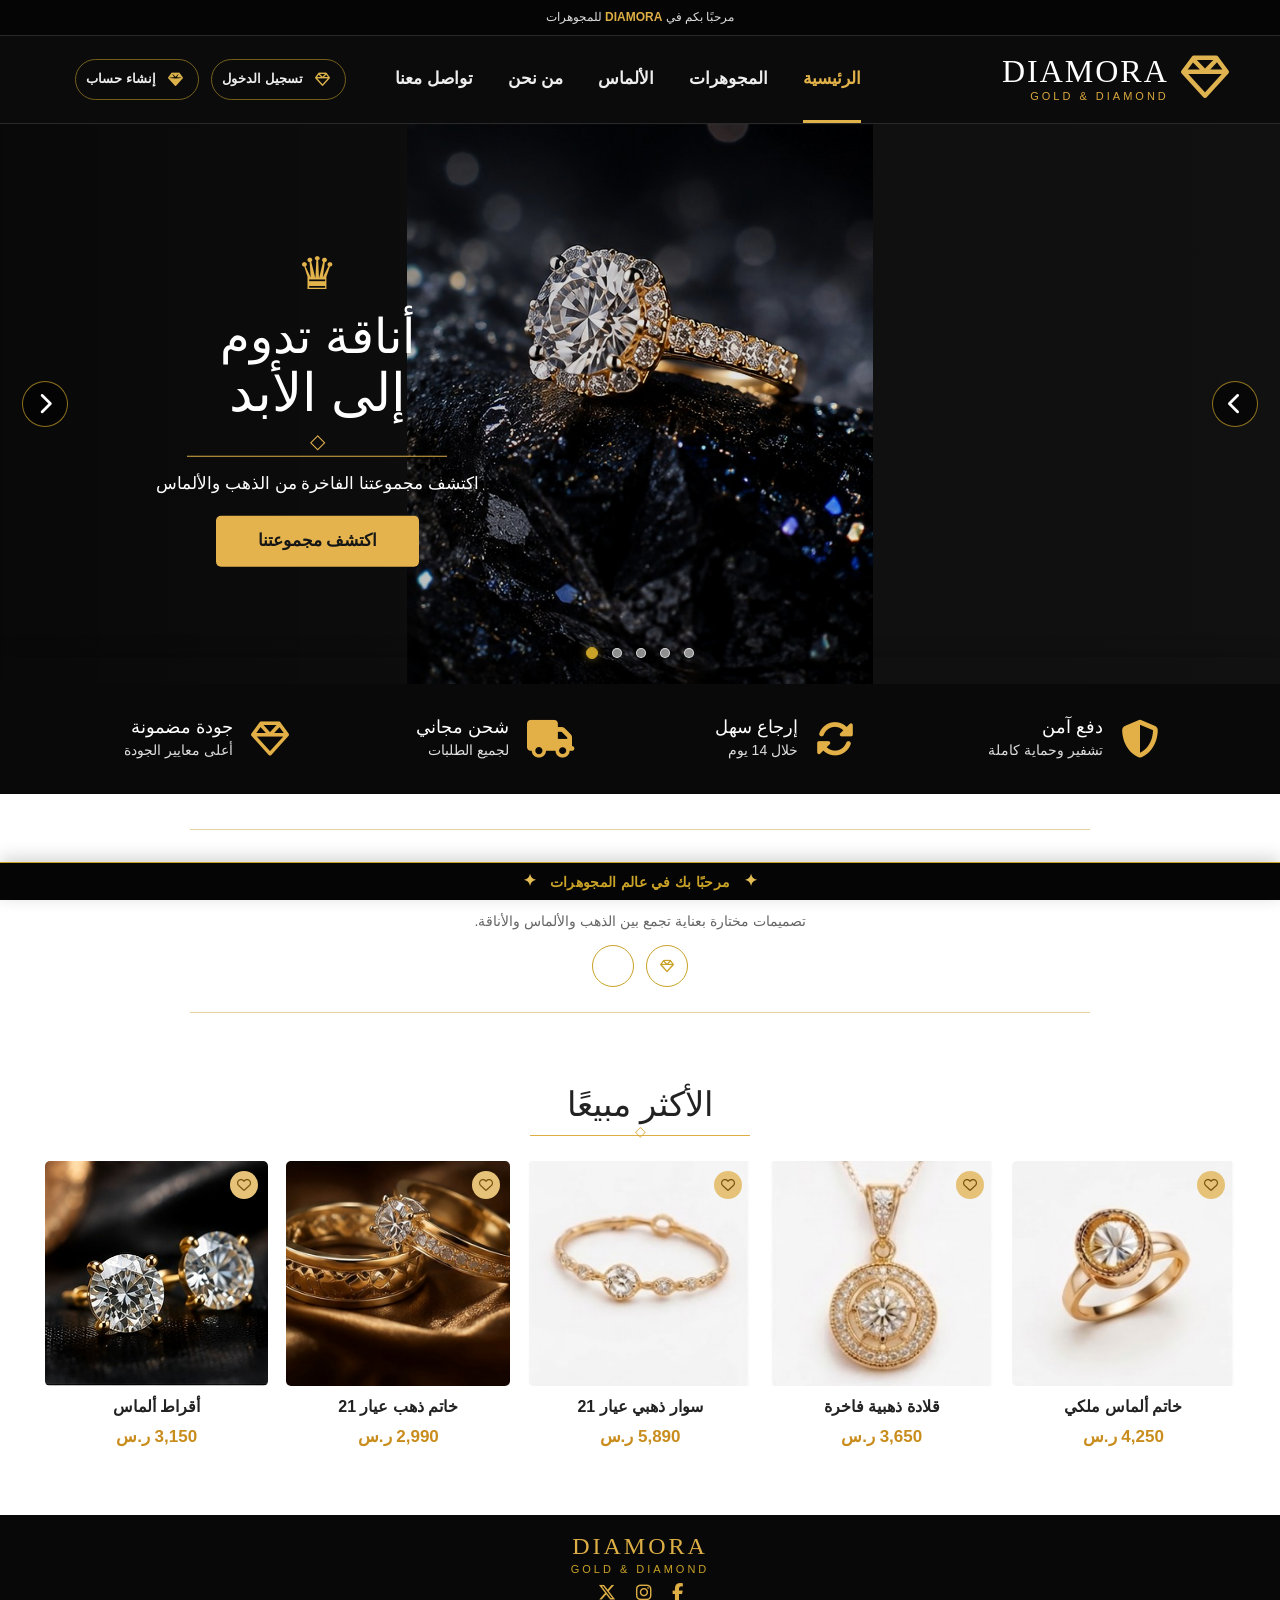
<file: index.html>
<!DOCTYPE html>
<html lang="ar" dir="rtl">
<head>
<meta charset="UTF-8">
<meta name="viewport" content="width=device-width, initial-scale=1.0">
<meta http-equiv="refresh" content="0; url=html/index.html">
<title>DIAMORA | Gold & Diamond</title>
</head>
<body>
<p>جاري فتح موقع DIAMORA...</p>
<script>window.location.replace("html/index.html");</script>
</body>
</html>
</file>
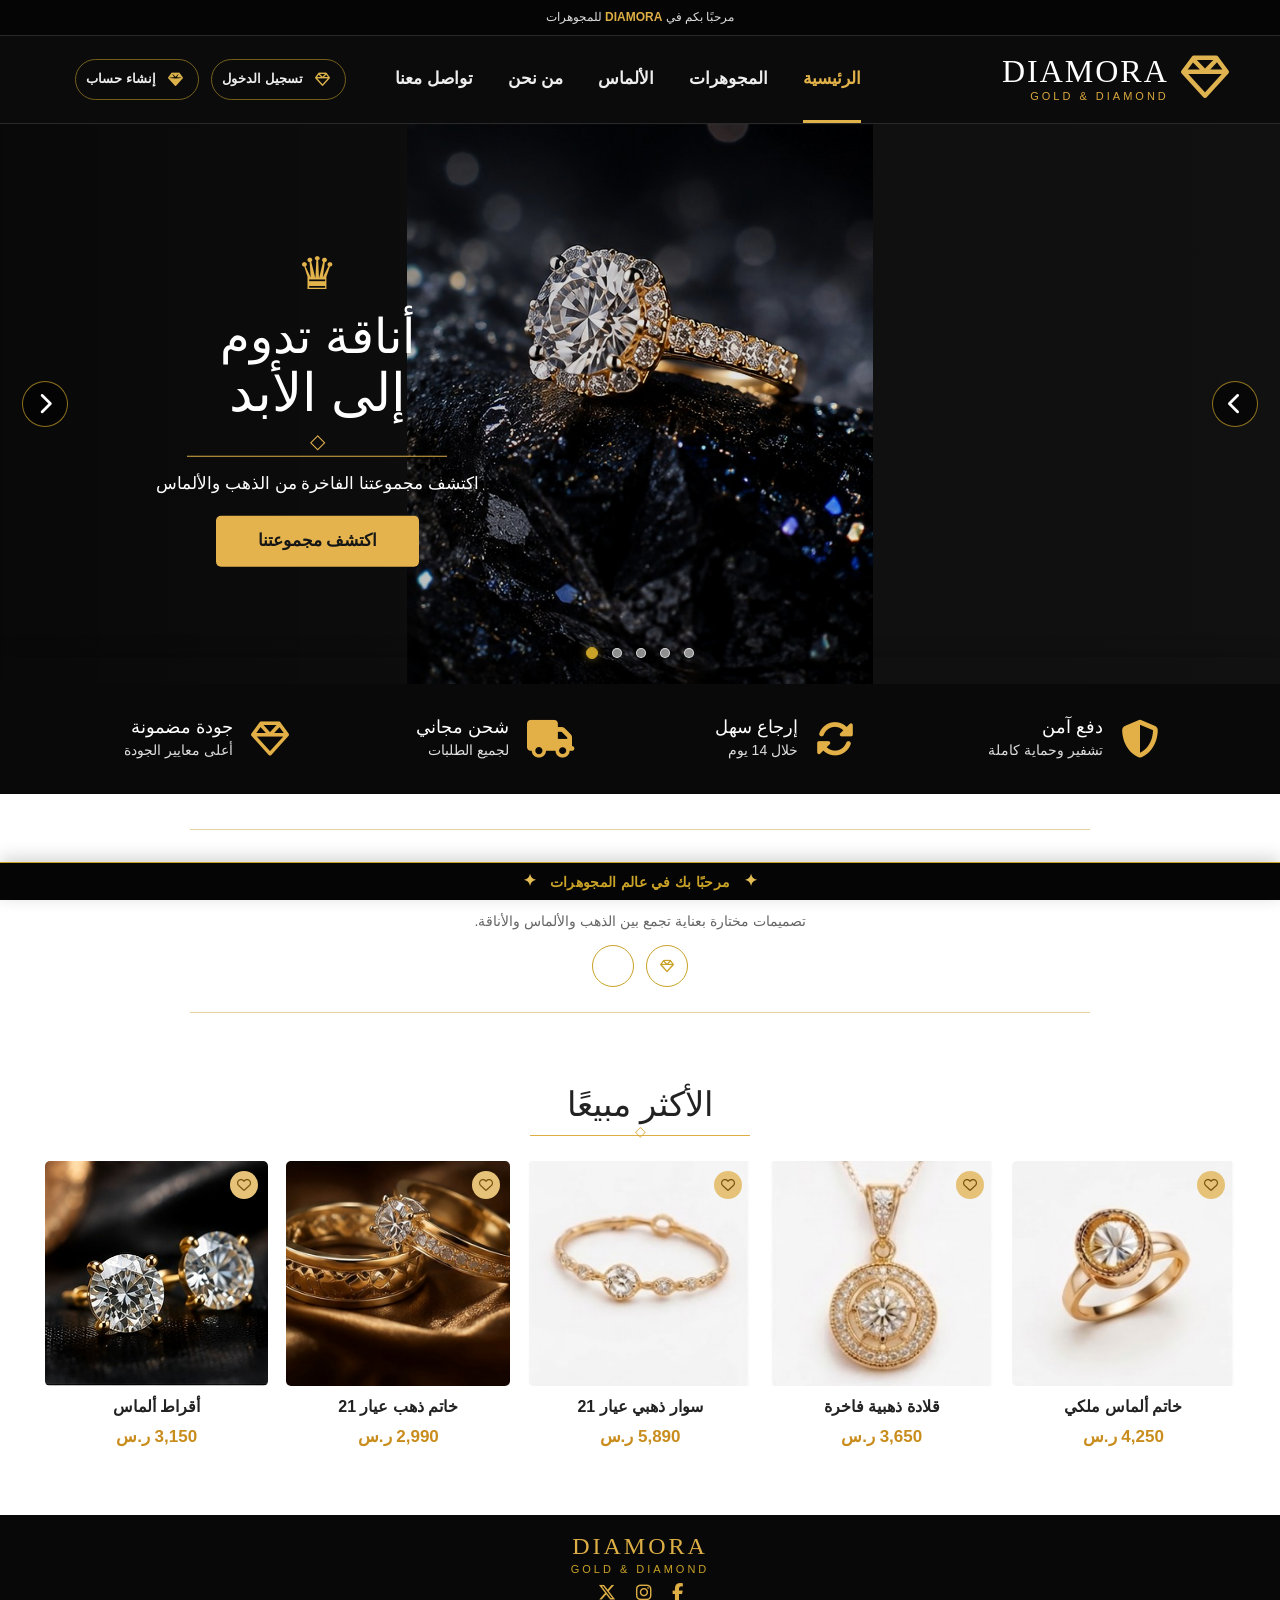
<file: html/index.html>
<!DOCTYPE html>
<html lang="ar" dir="rtl">

<head>
    <meta charset="UTF-8">
    <meta name="viewport" content="width=device-width, initial-scale=1.0">

    <title>DIAMORA | Gold & Diamond</title>

    <link rel="stylesheet"
        href="../css/all.min.css">

    <link rel="stylesheet" href="../css/bootstrap.rtl.min.css">
    <link rel="stylesheet" href="../css/style.css">
    <link rel="stylesheet" type="text/css" href="../engine1/style.css">

</head>

<body>

    <!-- Top Bar -->
    <div class="top-bar">
    <div>مرحبًا بكم في <span>DIAMORA</span> للمجوهرات</div>
</div>

<header class="header">
    <div class="logo">
        <div class="diamond"><i class="fa-regular fa-gem"></i></div>
        <div><h1>DIAMORA</h1><p>GOLD &amp; DIAMOND</p></div>
    </div>

    <nav class="nav">
            <a href="index.html" class="active">الرئيسية</a>
            <a href="jewelry.html">المجوهرات</a>
            <a href="diamonds.html">الألماس</a>
            <a href="about.html">من نحن</a>
            <a href="contact.html">تواصل معنا</a>
    </nav>

    <div class="header-actions">
        <a href="login.html" class="header-action-link">
            <span class="action-diamond"><i class="fa-regular fa-gem"></i></span>
            <span>تسجيل الدخول</span>
        </a>
        <a href="register.html" class="header-action-link">
            <span class="action-diamond"><i class="fa-solid fa-gem"></i></span>
            <span>إنشاء حساب</span>
        </a>
    </div>
</header>


    <!-- Hero / WOWSlider -->
    <section class="hero">
        <div id="wowslider-container1">
            <div class="ws_images">
                <ul>
                    <li><img src="../data1/images/diamond-ring.jpg" alt="خاتم ألماس DIAMORA" title="أناقة تدوم إلى الأبد" id="wows1_0"></li>
                    <li><img src="../data1/images/hero-necklace.jpg" alt="قلادة ذهبية DIAMORA" title="تصميم فاخر" id="wows1_1"></li>
                    <li><img src="../data1/images/hero-ring.jpg" alt="خاتم ذهبي DIAMORA" title="تفاصيل راقية" id="wows1_2"></li>
                    <li><img src="../data1/images/gold-rings.jpg" alt="خواتم ذهب DIAMORA" title="ذهب فاخر" id="wows1_3"></li>
                    <li><img src="../data1/images/earrings.jpg" alt="أقراط DIAMORA" title="لمسة من الأناقة" id="wows1_4"></li>
                </ul>
            </div>
            <div class="ws_overlay"></div>
            <div class="hero-content">
                <div class="crown">♛</div>
                <h2>أناقة تدوم</h2>
                <h3>إلى الأبد</h3>
                <div class="gold-line">◇</div>
                <p>اكتشف مجموعتنا الفاخرة من الذهب والألماس</p>
                <a href="jewelry.html" class="hero-button">اكتشف مجموعتنا</a>
            </div>
            <button class="ws_prev" type="button" aria-label="السابق"><i class="fa-solid fa-chevron-right"></i></button>
            <button class="ws_next" type="button" aria-label="التالي"><i class="fa-solid fa-chevron-left"></i></button>
            <div class="ws_bullets"><div>
                <a href="#" title="1"><span>1</span></a>
                <a href="#" title="2"><span>2</span></a>
                <a href="#" title="3"><span>3</span></a>
                <a href="#" title="4"><span>4</span></a>
                <a href="#" title="5"><span>5</span></a>
            </div></div>
            <div class="ws_script">WOWSlider structure</div>
            <div class="ws_shadow"></div>
        </div>
    </section>

    <!-- Services -->
    <section class="services">

        <div class="service">
            <i class="fa-solid fa-shield-halved"></i>

            <div>
                <h4>دفع آمن</h4>
                <p>تشفير وحماية كاملة</p>
            </div>
        </div>


        <div class="service">
            <i class="fa-solid fa-rotate"></i>

            <div>
                <h4>إرجاع سهل</h4>
                <p>خلال 14 يوم</p>
            </div>
        </div>


        <div class="service">
            <i class="fa-solid fa-truck"></i>

            <div>
                <h4>شحن مجاني</h4>
                <p>لجميع الطلبات</p>
            </div>
        </div>


        <div class="service">
            <i class="fa-regular fa-gem"></i>

            <div>
                <h4>جودة مضمونة</h4>
                <p>أعلى معايير الجودة</p>
            </div>
        </div>

    </section>


    <aside class="diamora-aside">
        <h3>لماذا DIAMORA؟</h3>
        <p>تصميمات مختارة بعناية تجمع بين الذهب والألماس والأناقة.</p>
        <div class="ajax-modal-actions">
            <button type="button" class="ajax-modal-btn" data-modal-file="../modals/offer.html" data-modal-target="#ajaxModalOne" title="عرض DIAMORA" aria-label="عرض DIAMORA">
                <i class="fa-regular fa-gem"></i>
            </button>
            <button type="button" class="ajax-modal-btn" data-modal-file="../modals/care.html" data-modal-target="#ajaxModalTwo" title="العناية بالمجوهرات" aria-label="العناية بالمجوهرات">
                <i class="fa-solid fa-sparkles"></i>
            </button>
        </div>
    </aside>


    <!-- Best Selling -->
    <section class="best">

        <h2>الأكثر مبيعًا</h2>

        <div class="title-line">◇</div>


        <div class="products">

            <!-- Product 1 -->
            <div class="product">

                <div class="product-img">

                    <img src="../images/jewelry_5_ring.jpg"
                         alt="خاتم ألماس ملكي">

                    <button>
                        <i class="fa-regular fa-heart"></i>
                    </button>

                </div>

                <h3>خاتم ألماس ملكي</h3>

                <p>4,250 ر.س</p>

            </div>


            <!-- Product 2 -->
            <div class="product">

                <div class="product-img">

                    <img src="../images/jewelry_3_necklace.jpg"
                         alt="قلادة ذهبية فاخرة">

                    <button>
                        <i class="fa-regular fa-heart"></i>
                    </button>

                </div>

                <h3>قلادة ذهبية فاخرة</h3>

                <p>3,650 ر.س</p>

            </div>


            <!-- Product 3 -->
            <div class="product">

                <div class="product-img">

                    <img src="../images/jewelry_4_bracelet.jpg"
                         alt="سوار ذهبي">

                    <button>
                        <i class="fa-regular fa-heart"></i>
                    </button>

                </div>

                <h3>سوار ذهبي عيار 21</h3>

                <p>5,890 ر.س</p>

            </div>


            <!-- Product 4 -->
            <div class="product">

                <div class="product-img">

                    <img src="../images/gold-rings.jpg"
                         alt="خاتم ذهب">

                    <button>
                        <i class="fa-regular fa-heart"></i>
                    </button>

                </div>

                <h3>خاتم ذهب عيار 21</h3>

                <p>2,990 ر.س</p>

            </div>


            <!-- Product 5 -->
            <div class="product">

                <div class="product-img">

                    <img src="../images/earrings.jpg"
                         alt="أقراط ألماس">

                    <button>
                        <i class="fa-regular fa-heart"></i>
                    </button>

              5  </div>

                <h3>أقراط ألماس</h3>

                <p>3,150 ر.س</p>

            </div>

        </div>

        <div id="ajaxModalOne" class="modal fade" tabindex="-1" aria-hidden="true"></div>
        <div id="ajaxModalTwo" class="modal fade" tabindex="-1" aria-hidden="true"></div>

    </section>


    <!-- Footer -->
    <footer>

        <h2>DIAMORA</h2>

        <p>GOLD & DIAMOND</p>

        <div class="social">

            <i class="fa-brands fa-facebook-f"></i>

            <i class="fa-brands fa-instagram"></i>

            <i class="fa-brands fa-x-twitter"></i>

        </div>

    </footer>


    <script src="../js/vendor/jquery-3.7.1.min.js"></script>
    <script src="../engine1/wowslider.js"></script>
    <script src="../engine1/script.js"></script>
    <script src="../js/bootstrap.bundle.min.js"></script>
    <script src="../js/script.js"></script>


    <!-- DIAMORA Welcome Bar -->
    <div class="diamora-welcome-bar" id="diamoraWelcomeBar" role="status" aria-live="polite">
        <span class="welcome-icon">✦</span>
        <span>مرحبًا بك في عالم المجوهرات</span>
        <span class="welcome-icon">✦</span>
    </div>
    <script>
        // تظهر رسالة الترحيب عند كل فتح/تحديث للصفحة، ثم تختفي بعد 5 ثوانٍ.
        window.addEventListener('load', function () {
            const welcomeBar = document.getElementById('diamoraWelcomeBar');
            if (welcomeBar) {
                setTimeout(function () {
                    welcomeBar.classList.add('hide');
                    setTimeout(function () {
                        welcomeBar.style.display = 'none';
                    }, 500);
                }, 5000);
            }
        });
    </script>
</body>

</html>
</file>
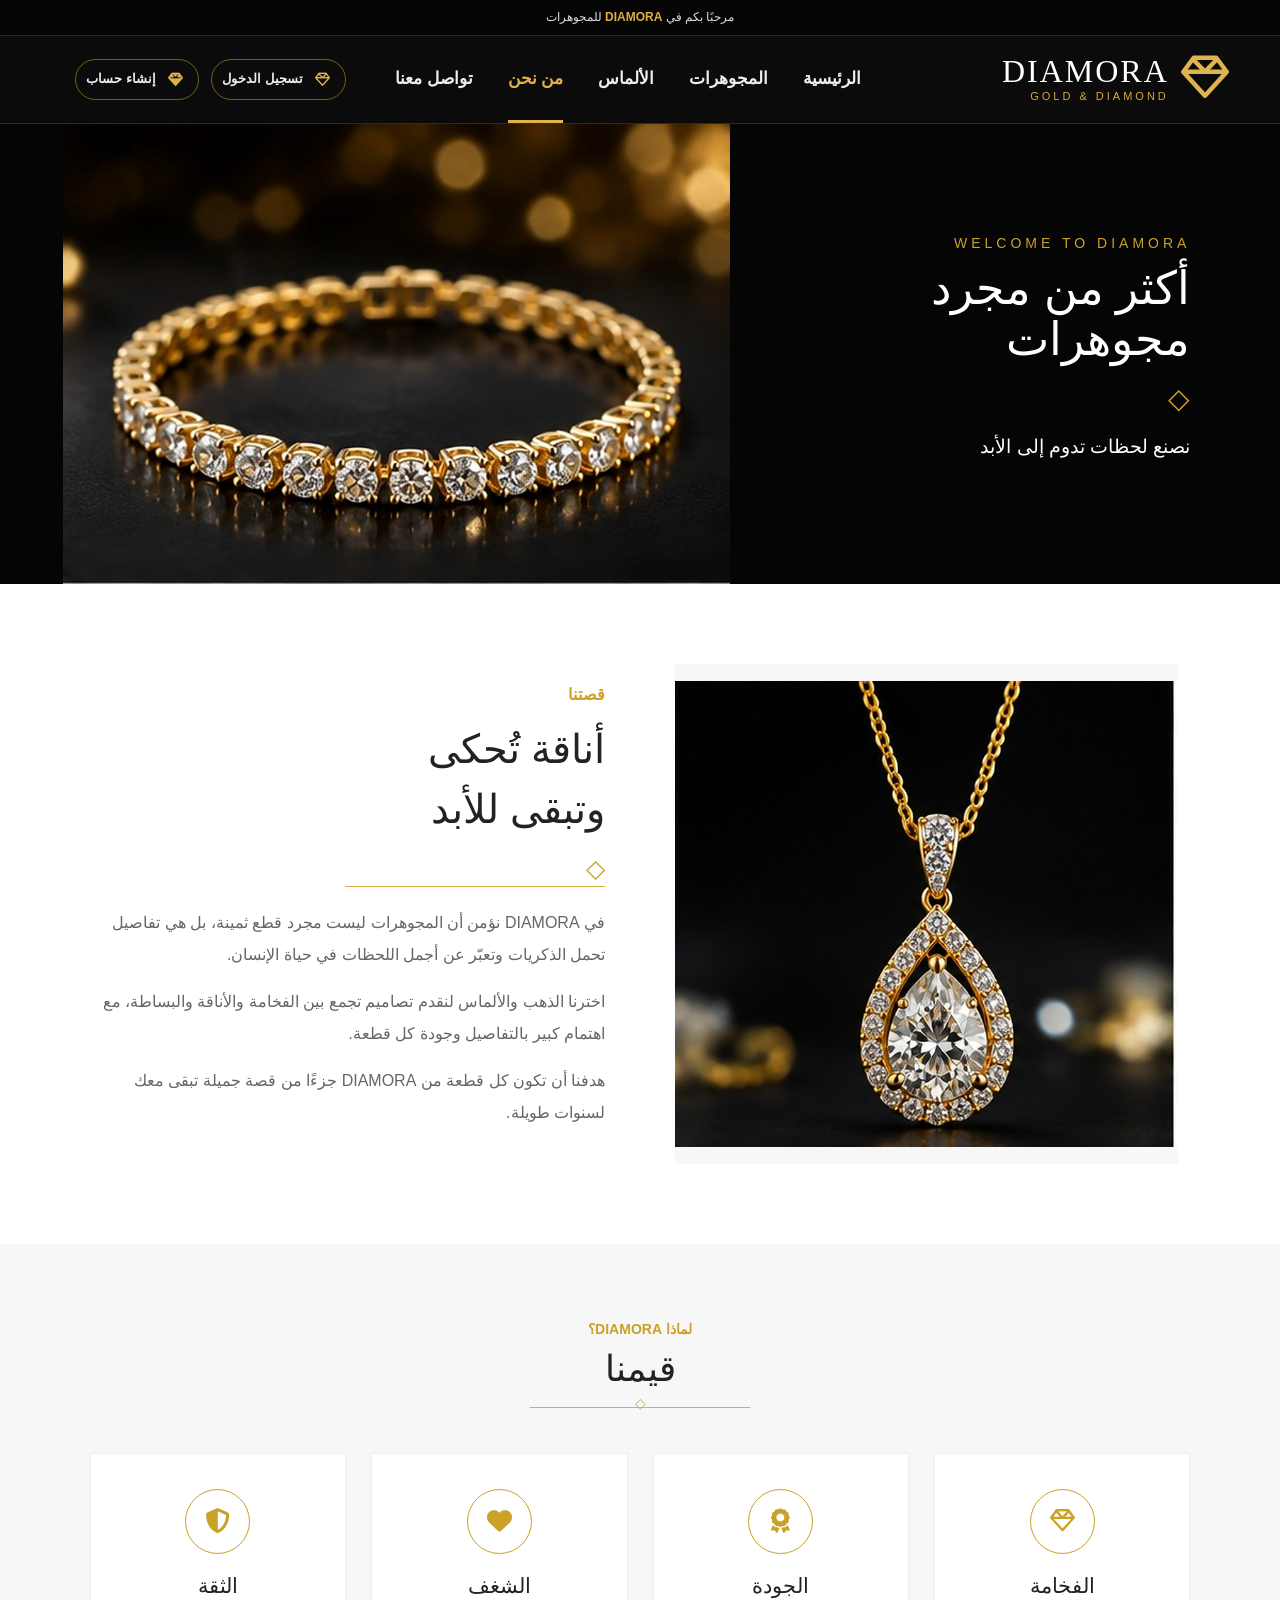
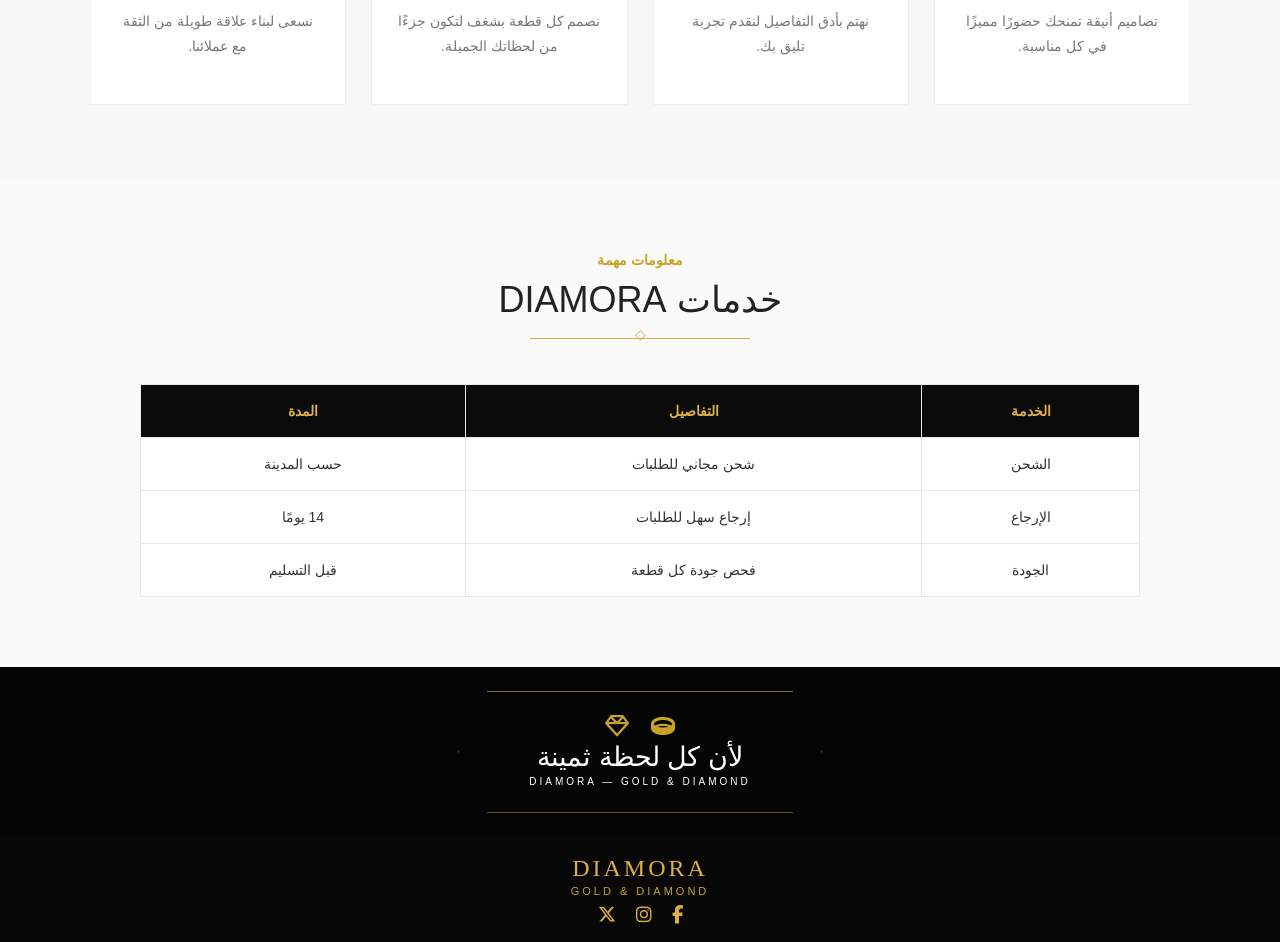
<file: html/about.html>
<!DOCTYPE html>
<html lang="ar" dir="rtl">

<head>

    <meta charset="UTF-8">

    <meta name="viewport" content="width=device-width, initial-scale=1.0">

    <title>DIAMORA | من نحن</title>

    <link rel="stylesheet"
        href="../css/all.min.css">


    <link rel="stylesheet" href="../css/bootstrap.rtl.min.css">
    <link rel="stylesheet" href="../css/style.css">

</head>


<body>


    <!-- Top Bar -->

    <div class="top-bar">
    <div>مرحبًا بكم في <span>DIAMORA</span> للمجوهرات</div>
</div>

<header class="header">
    <div class="logo">
        <div class="diamond"><i class="fa-regular fa-gem"></i></div>
        <div><h1>DIAMORA</h1><p>GOLD &amp; DIAMOND</p></div>
    </div>

    <nav class="nav">
            <a href="index.html">الرئيسية</a>
            <a href="jewelry.html">المجوهرات</a>
            <a href="diamonds.html">الألماس</a>
            <a href="about.html" class="active">من نحن</a>
            <a href="contact.html">تواصل معنا</a>
    </nav>

    <div class="header-actions">
        <a href="login.html" class="header-action-link">
            <span class="action-diamond"><i class="fa-regular fa-gem"></i></span>
            <span>تسجيل الدخول</span>
        </a>
        <a href="register.html" class="header-action-link">
            <span class="action-diamond"><i class="fa-solid fa-gem"></i></span>
            <span>إنشاء حساب</span>
        </a>
    </div>
</header>



    <!-- About Hero -->

    <section class="about-hero">

        <div class="hero-side-image">
            <img src="../images/hero-bracelet.jpg" alt="DIAMORA Jewelry">
        </div>

        <div class="about-overlay">
            <div class="about-content">
                <span class="about-small">WELCOME TO DIAMORA</span>
                <h1>أكثر من مجرد مجوهرات</h1>
                <div class="about-line">◇</div>
                <p>نصنع لحظات تدوم إلى الأبد</p>
            </div>
        </div>

    </section>



    <!-- About Story -->

    <section class="about-story">

        <div class="about-image">

            <img src="../images/necklace.jpg"
                 alt="DIAMORA Jewelry">

        </div>


        <div class="about-text">

            <span>
                قصتنا
            </span>

            <h2>
                أناقة تُحكى
                <br>
                وتبقى للأبد
            </h2>

            <div class="gold-line">
                ◇
            </div>

            <p>
                في DIAMORA نؤمن أن المجوهرات ليست مجرد قطع
                ثمينة، بل هي تفاصيل تحمل الذكريات وتعبّر عن
                أجمل اللحظات في حياة الإنسان.
            </p>

            <p>
                اخترنا الذهب والألماس لنقدم تصاميم تجمع بين
                الفخامة والأناقة والبساطة، مع اهتمام كبير
                بالتفاصيل وجودة كل قطعة.
            </p>

            <p>
                هدفنا أن تكون كل قطعة من DIAMORA جزءًا من
                قصة جميلة تبقى معك لسنوات طويلة.
            </p>

        </div>

    </section>



    <!-- Values -->

    <section class="about-values">

        <div class="values-title">

            <span>
                لماذا DIAMORA؟
            </span>

            <h2>
                قيمنا
            </h2>

            <div class="title-line">
                ◇
            </div>

        </div>


        <div class="values-container">


            <div class="value-box">

                <div class="value-icon">
                    <i class="fa-regular fa-gem"></i>
                </div>

                <h3>
                    الفخامة
                </h3>

                <p>
                    تصاميم أنيقة تمنحك حضورًا مميزًا
                    في كل مناسبة.
                </p>

            </div>



            <div class="value-box">

                <div class="value-icon">
                    <i class="fa-solid fa-award"></i>
                </div>

                <h3>
                    الجودة
                </h3>

                <p>
                    نهتم بأدق التفاصيل لنقدم تجربة
                    تليق بك.
                </p>

            </div>



            <div class="value-box">

                <div class="value-icon">
                    <i class="fa-solid fa-heart"></i>
                </div>

                <h3>
                    الشغف
                </h3>

                <p>
                    نصمم كل قطعة بشغف لتكون جزءًا
                    من لحظاتك الجميلة.
                </p>

            </div>



            <div class="value-box">

                <div class="value-icon">
                    <i class="fa-solid fa-shield-halved"></i>
                </div>

                <h3>
                    الثقة
                </h3>

                <p>
                    نسعى لبناء علاقة طويلة من الثقة
                    مع عملائنا.
                </p>

            </div>

        </div>

    </section>



    <!-- Care & Services Table -->

    <section class="about-table-section">

        <div class="values-title">
            <span>معلومات مهمة</span>
            <h2>خدمات DIAMORA</h2>
            <div class="title-line">◇</div>
        </div>

        <div class="about-table-wrapper">
            <table class="about-table">
                <thead>
                    <tr>
                        <th>الخدمة</th>
                        <th>التفاصيل</th>
                        <th>المدة</th>
                    </tr>
                </thead>
                <tbody>
                    <tr>
                        <td>الشحن</td>
                        <td>شحن مجاني للطلبات</td>
                        <td>حسب المدينة</td>
                    </tr>
                    <tr>
                        <td>الإرجاع</td>
                        <td>إرجاع سهل للطلبات</td>
                        <td>14 يومًا</td>
                    </tr>
                    <tr>
                        <td>الجودة</td>
                        <td>فحص جودة كل قطعة</td>
                        <td>قبل التسليم</td>
                    </tr>
                </tbody>
            </table>
        </div>

    </section>


    <!-- Luxury Quote -->

    <section class="about-quote">

        <div class="quote-diamond-content">
            <div class="quote-icons">
                <i class="fa-solid fa-ring"></i>
                <i class="fa-regular fa-gem"></i>
            </div>
            <h2>
                لأن كل لحظة ثمينة
            </h2>

            <p>
                DIAMORA — GOLD & DIAMOND
            </p>

        </div>

    </section>



    <!-- Footer -->

    <footer>

        <h2>
            DIAMORA
        </h2>

        <p>
            GOLD & DIAMOND
        </p>

        <div class="social">

            <i class="fa-brands fa-facebook-f"></i>

            <i class="fa-brands fa-instagram"></i>

            <i class="fa-brands fa-x-twitter"></i>

        </div>

    </footer>


    <script src="../js/vendor/jquery-3.7.1.min.js"></script>
    <script src="../js/bootstrap.bundle.min.js"></script>
    <script src="../js/script.js"></script>

</body>

</html>
</file>
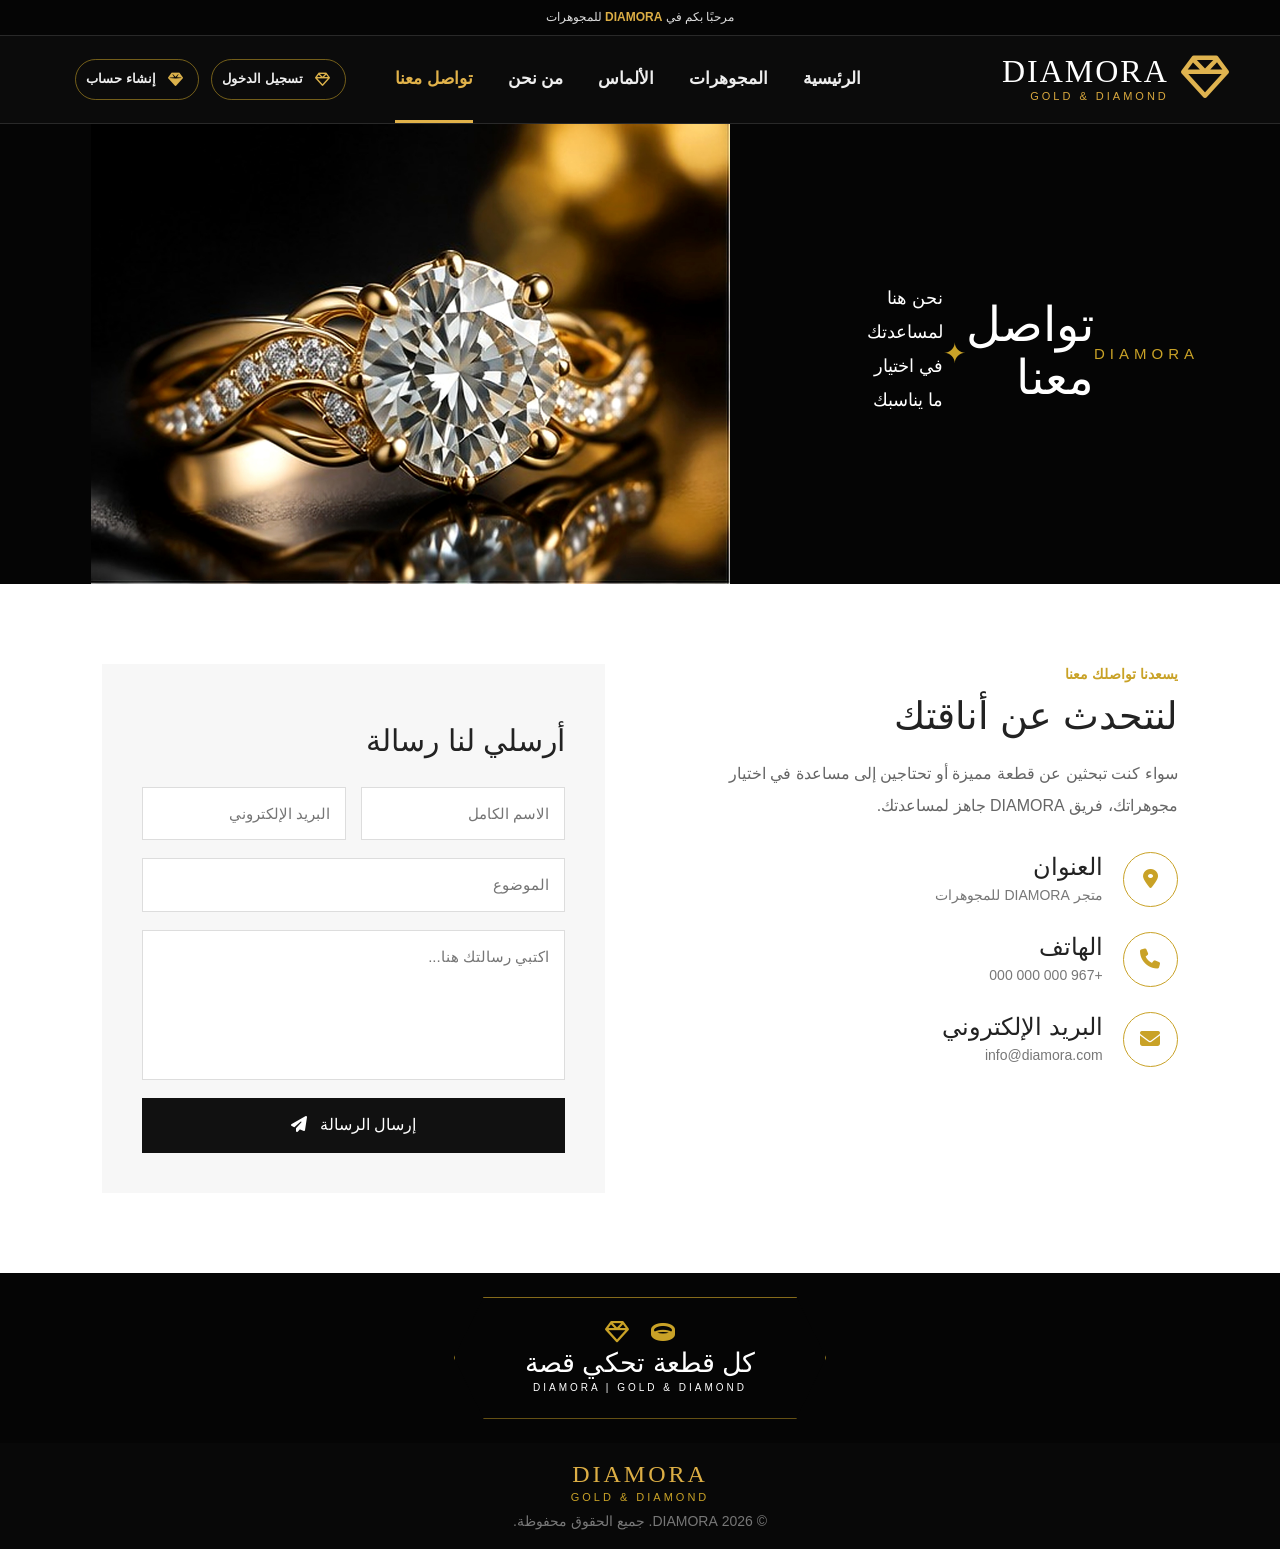
<file: html/contact.html>
<!DOCTYPE html>
<html lang="ar" dir="rtl">
<head>
    <meta charset="UTF-8">
    <meta name="viewport" content="width=device-width, initial-scale=1.0">
    <title>تواصل معنا | DIAMORA</title>

    <link rel="stylesheet"
          href="../css/all.min.css">

    <link rel="stylesheet" href="../css/bootstrap.rtl.min.css">
    <link rel="stylesheet" href="../css/style.css">

</head>

<body>

<div class="top-bar">
    <div>مرحبًا بكم في <span>DIAMORA</span> للمجوهرات</div>
</div>

<header class="header">
    <div class="logo">
        <div class="diamond"><i class="fa-regular fa-gem"></i></div>
        <div><h1>DIAMORA</h1><p>GOLD &amp; DIAMOND</p></div>
    </div>

    <nav class="nav">
        <a href="index.html">الرئيسية</a>
        <a href="jewelry.html">المجوهرات</a>
        <a href="diamonds.html">الألماس</a>
        <a href="about.html">من نحن</a>
        <a href="contact.html" class="active">تواصل معنا</a>
    </nav>

    <div class="header-actions">
        <a href="login.html" class="header-action-link">
            <span class="action-diamond"><i class="fa-regular fa-gem"></i></span>
            <span>تسجيل الدخول</span>
        </a>
        <a href="register.html" class="header-action-link">
            <span class="action-diamond"><i class="fa-solid fa-gem"></i></span>
            <span>إنشاء حساب</span>
        </a>
    </div>
</header>


<!-- Contact Hero -->

<section class="contact-hero">

    <div class="hero-side-image">
        <img src="../images/hero-ring.jpg" alt="DIAMORA Jewelry">
    </div>

    <div class="contact-hero-content">
        <span>DIAMORA</span>
        <h1>تواصل معنا</h1>
        <div>✦</div>
        <p>نحن هنا لمساعدتك في اختيار ما يناسبك</p>
    </div>

</section>


<!-- Contact Section -->

<section class="contact-section">

    <div class="contact-info">

        <span>يسعدنا تواصلك معنا</span>

        <h2>لنتحدث عن أناقتك</h2>

        <p>
            سواء كنت تبحثين عن قطعة مميزة أو تحتاجين إلى
            مساعدة في اختيار مجوهراتك، فريق DIAMORA
            جاهز لمساعدتك.
        </p>

        <div class="contact-box">

            <div class="contact-icon">
                <i class="fa-solid fa-location-dot"></i>
            </div>

            <div>
                <h3>العنوان</h3>
                <p>متجر DIAMORA للمجوهرات</p>
            </div>

        </div>


        <div class="contact-box">

            <div class="contact-icon">
                <i class="fa-solid fa-phone"></i>
            </div>

            <div>
                <h3>الهاتف</h3>
                <p>+967 000 000 000</p>
            </div>

        </div>


        <div class="contact-box">

            <div class="contact-icon">
                <i class="fa-solid fa-envelope"></i>
            </div>

            <div>
                <h3>البريد الإلكتروني</h3>
                <p>info@diamora.com</p>
            </div>

        </div>

    </div>


    <!-- Contact Form -->

    <div class="contact-form">

        <h2>أرسلي لنا رسالة</h2>

        <form>

            <div class="form-row">

                <input type="text"
                       placeholder="الاسم الكامل">

                <input type="email"
                       placeholder="البريد الإلكتروني">

            </div>

            <input type="text"
                   placeholder="الموضوع">

            <textarea
                placeholder="اكتبي رسالتك هنا..."></textarea>

            <button type="submit">
                إرسال الرسالة
                <i class="fa-solid fa-paper-plane"></i>
            </button>

        </form>

    </div>

</section>


<!-- Quote -->

<section class="contact-quote">
    <div class="quote-diamond-content">
    <div class="quote-icons">
        <i class="fa-solid fa-ring"></i>
        <i class="fa-regular fa-gem"></i>
    </div>

    <h2>كل قطعة تحكي قصة</h2>

    <p>DIAMORA | GOLD &amp; DIAMOND</p>
    </div>
</section>


<footer>

    <h2>DIAMORA</h2>

    <p>GOLD & DIAMOND</p>

    <span>© 2026 DIAMORA. جميع الحقوق محفوظة.</span>

</footer>


    <script src="../js/vendor/jquery-3.7.1.min.js"></script>
    <script src="../js/bootstrap.bundle.min.js"></script>
    <script src="../js/script.js"></script>

</body>
</html>
</file>
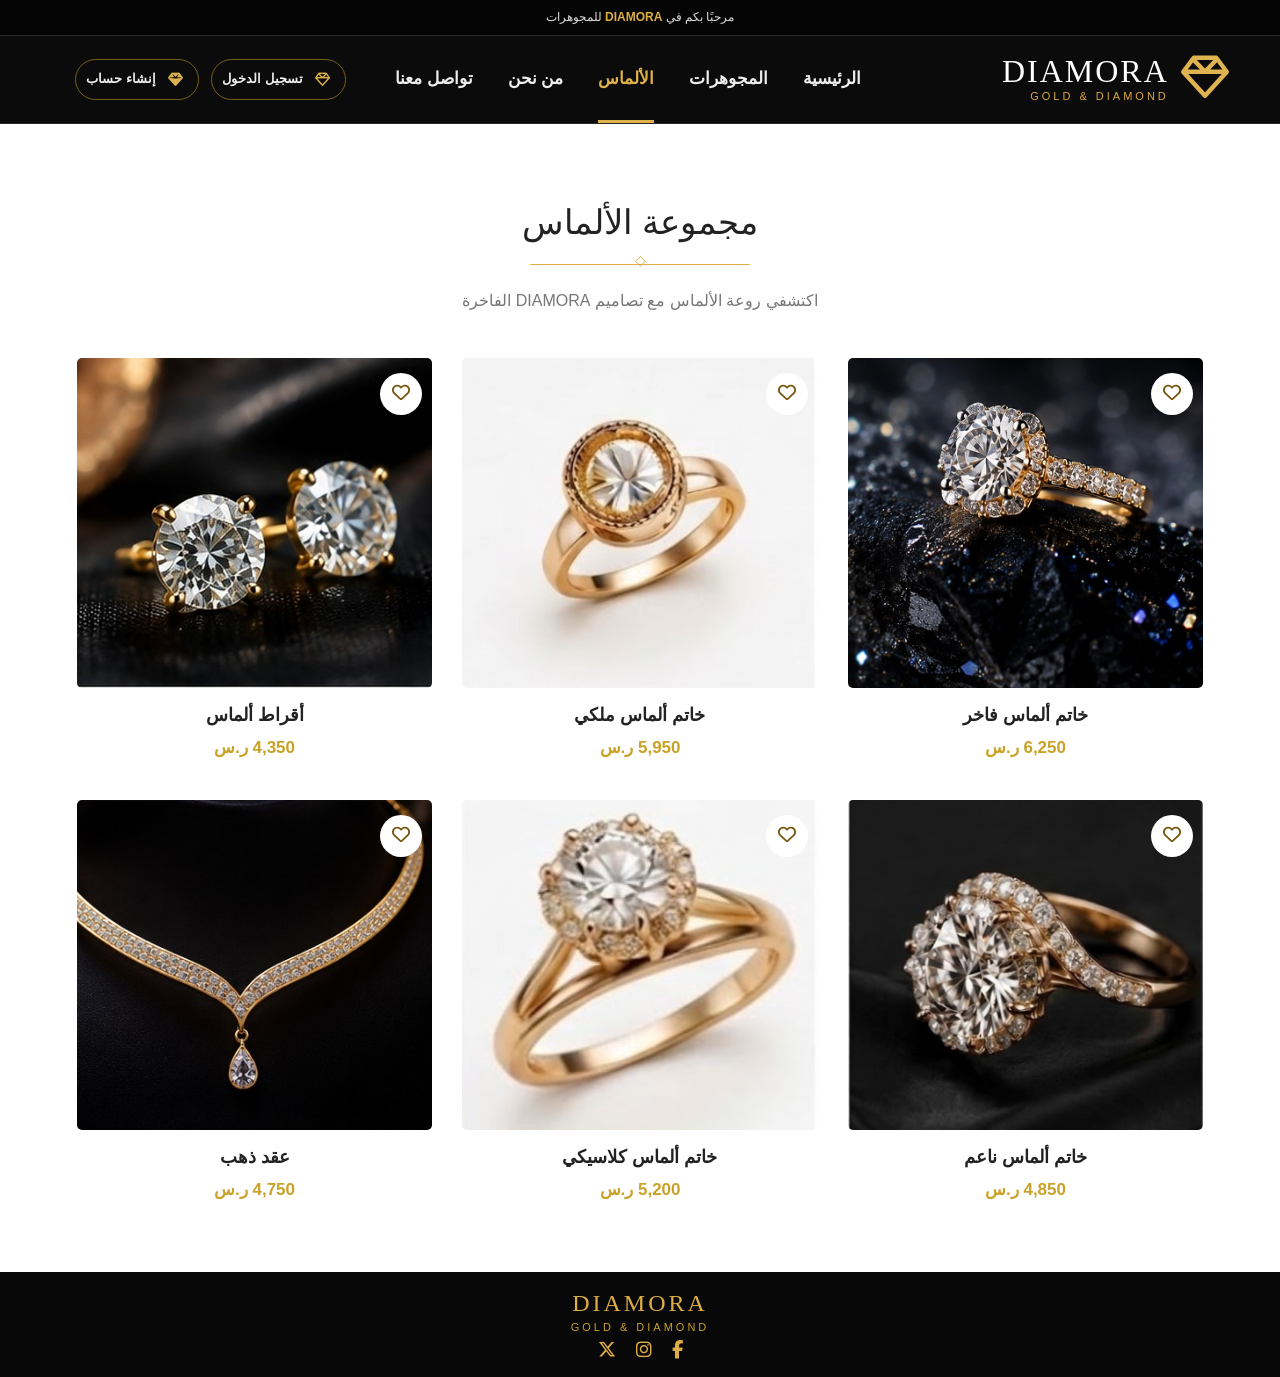
<file: html/diamonds.html>
<!DOCTYPE html>
<html lang="ar" dir="rtl">

<head>

    <meta charset="UTF-8">

    <meta name="viewport" content="width=device-width, initial-scale=1.0">

    <title>DIAMORA | Diamonds</title>

    <link rel="stylesheet"
        href="../css/all.min.css">


    <link rel="stylesheet" href="../css/bootstrap.rtl.min.css">
    <link rel="stylesheet" href="../css/style.css">

</head>


<body>

    <!-- Top Bar -->

    <div class="top-bar">
    <div>مرحبًا بكم في <span>DIAMORA</span> للمجوهرات</div>
</div>

<header class="header">
    <div class="logo">
        <div class="diamond"><i class="fa-regular fa-gem"></i></div>
        <div><h1>DIAMORA</h1><p>GOLD &amp; DIAMOND</p></div>
    </div>

    <nav class="nav">
            <a href="index.html">الرئيسية</a>
            <a href="jewelry.html">المجوهرات</a>
            <a href="diamonds.html" class="active">الألماس</a>
            <a href="about.html">من نحن</a>
            <a href="contact.html">تواصل معنا</a>
    </nav>

    <div class="header-actions">
        <a href="login.html" class="header-action-link">
            <span class="action-diamond"><i class="fa-regular fa-gem"></i></span>
            <span>تسجيل الدخول</span>
        </a>
        <a href="register.html" class="header-action-link">
            <span class="action-diamond"><i class="fa-solid fa-gem"></i></span>
            <span>إنشاء حساب</span>
        </a>
    </div>
</header>


    <!-- Diamond Section -->

    <section class="jewelry-page">

        <div class="page-title">

            <h2>
                مجموعة الألماس
            </h2>

            <div class="title-line">
                ◇
            </div>

            <p>
                اكتشفي روعة الألماس مع تصاميم DIAMORA الفاخرة
            </p>

        </div>


        <!-- Diamond Products -->

        <div class="jewelry-products">


            <!-- Diamond Product 1 -->

            <div class="product">

                <div class="product-img">

                    <img src="../images/diamond-ring.jpg"
                         alt="خاتم ألماس">

                    <button>
                        <i class="fa-regular fa-heart"></i>
                    </button>

                </div>

                <h3>
                    خاتم ألماس فاخر
                </h3>

                <p>
                    6,250 ر.س
                </p>

            </div>


            <!-- Diamond Product 2 -->

            <div class="product">

                <div class="product-img">

                    <img src="../images/jewelry_5_ring.jpg"
                         alt="خاتم ألماس ملكي">

                    <button>
                        <i class="fa-regular fa-heart"></i>
                    </button>

                </div>

                <h3>
                    خاتم ألماس ملكي
                </h3>

                <p>
                    5,950 ر.س
                </p>

            </div>


            <!-- Diamond Product 3 -->

            <div class="product">

                <div class="product-img">

                    <img src="../images/earrings.jpg"
                         alt="أقراط ألماس">

                    <button>
                        <i class="fa-regular fa-heart"></i>
                    </button>

                </div>

                <h3>
                    أقراط ألماس
                </h3>

                <p>
                    4,350 ر.س
                </p>

            </div>


            <!-- Diamond Product 4 -->

            <div class="product">

                <div class="product-img">

                    <img src="../images/jewelry_1_ring.jpg"
                         alt="خاتم ألماس ناعم">

                    <button>
                        <i class="fa-regular fa-heart"></i>
                    </button>

                </div>

                <h3>
                    خاتم ألماس ناعم
                </h3>

                <p>
                    4,850 ر.س
                </p>

            </div>


            <!-- Diamond Product 5 -->

            <div class="product">

                <div class="product-img">

                    <img src="../images/jewelry_2_ring.jpg"
                         alt="خاتم ألماس كلاسيكي">

                    <button>
                        <i class="fa-regular fa-heart"></i>
                    </button>

                </div>

                <h3>
                    خاتم ألماس كلاسيكي
                </h3>

                <p>
                    5,200 ر.س
                </p>

            </div>


            <!-- Diamond Product 6 -->

            <div class="product">

                <div class="product-img">

                    <img src="../images/gold-necklace.jpg"
                         alt="عقد ذهب">

                    <button>
                        <i class="fa-regular fa-heart"></i>
                    </button>

                </div>

                <h3>
                    عقد ذهب
                </h3>

                <p>
                    4,750 ر.س
                </p>

            </div>

        </div>

    </section>


    <!-- Footer -->

    <footer>

        <h2>
            DIAMORA
        </h2>

        <p>
            GOLD & DIAMOND
        </p>

        <div class="social">

            <i class="fa-brands fa-facebook-f"></i>

            <i class="fa-brands fa-instagram"></i>

            <i class="fa-brands fa-x-twitter"></i>

        </div>

    </footer>


    <script src="../js/vendor/jquery-3.7.1.min.js"></script>
    <script src="../js/bootstrap.bundle.min.js"></script>
    <script src="../js/script.js"></script>

</body>

</html>
</file>
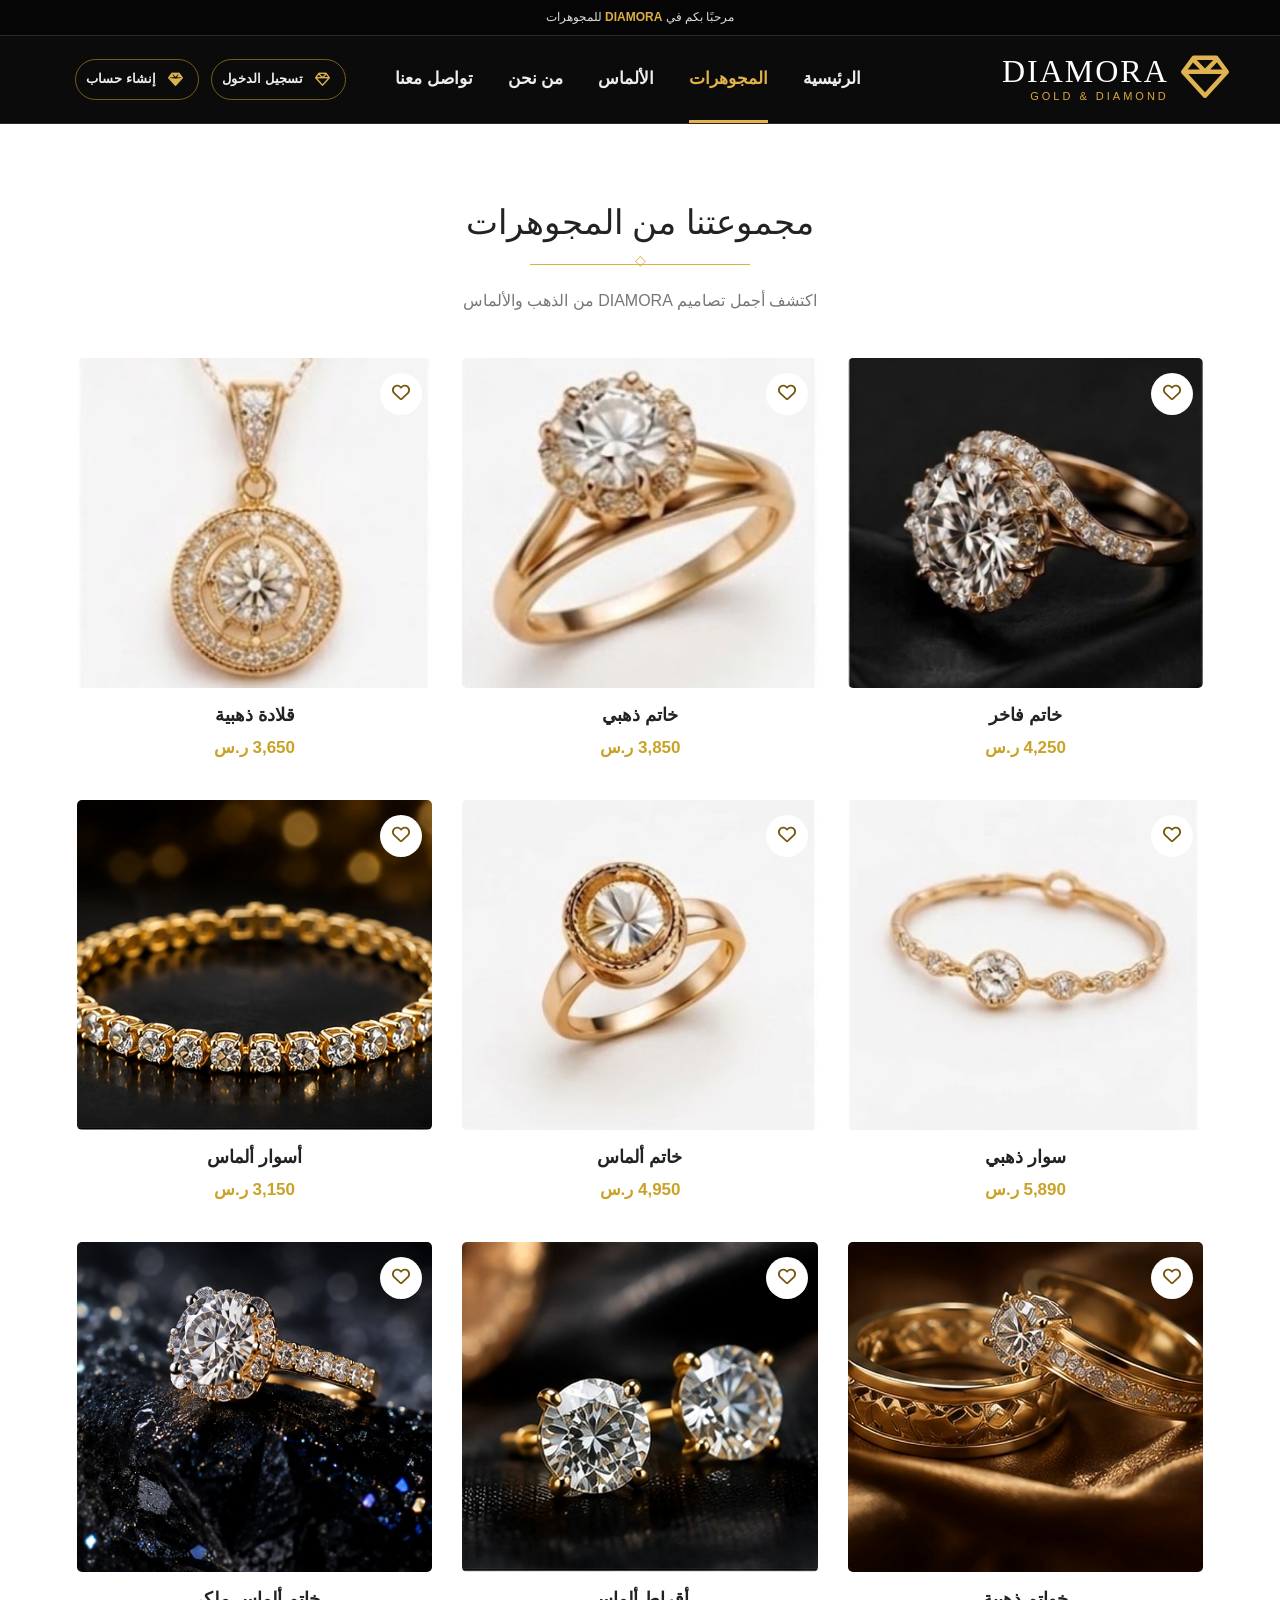
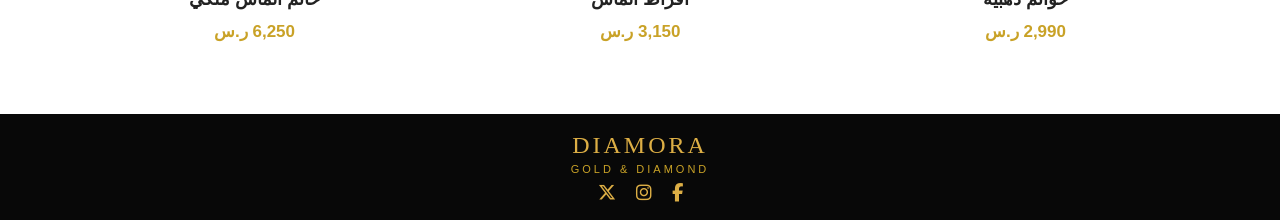
<file: html/jewelry.html>
<!DOCTYPE html>
<html lang="ar" dir="rtl">

<head>

    <meta charset="UTF-8">

    <meta name="viewport" content="width=device-width, initial-scale=1.0">

    <title>DIAMORA | Jewelry</title>

    <link rel="stylesheet"
        href="../css/all.min.css">


    <link rel="stylesheet" href="../css/bootstrap.rtl.min.css">
    <link rel="stylesheet" href="../css/style.css">

</head>


<body>


    <!-- Top Bar -->

    <div class="top-bar">
    <div>مرحبًا بكم في <span>DIAMORA</span> للمجوهرات</div>
</div>

<header class="header">
    <div class="logo">
        <div class="diamond"><i class="fa-regular fa-gem"></i></div>
        <div><h1>DIAMORA</h1><p>GOLD &amp; DIAMOND</p></div>
    </div>

    <nav class="nav">
            <a href="index.html">الرئيسية</a>
            <a href="jewelry.html" class="active">المجوهرات</a>
            <a href="diamonds.html">الألماس</a>
            <a href="about.html">من نحن</a>
            <a href="contact.html">تواصل معنا</a>
    </nav>

    <div class="header-actions">
        <a href="login.html" class="header-action-link">
            <span class="action-diamond"><i class="fa-regular fa-gem"></i></span>
            <span>تسجيل الدخول</span>
        </a>
        <a href="register.html" class="header-action-link">
            <span class="action-diamond"><i class="fa-solid fa-gem"></i></span>
            <span>إنشاء حساب</span>
        </a>
    </div>
</header>



    <!-- Jewelry Page -->

    <section class="jewelry-page">

        <div class="page-title">

            <h2>مجموعتنا من المجوهرات</h2>

            <div class="title-line">
                ◇
            </div>

            <p>
                اكتشف أجمل تصاميم DIAMORA من الذهب والألماس
            </p>

        </div>



        <!-- Products -->

        <div class="jewelry-products">


            <!-- Product 1 -->

            <div class="product">

                <div class="product-img">

                    <img src="../images/jewelry_1_ring.jpg"
                         alt="خاتم فاخر">

                    <button>
                        <i class="fa-regular fa-heart"></i>
                    </button>

                </div>

                <h3>
                    خاتم فاخر
                </h3>

                <p>
                    4,250 ر.س
                </p>

            </div>



            <!-- Product 2 -->

            <div class="product">

                <div class="product-img">

                    <img src="../images/jewelry_2_ring.jpg"
                         alt="خاتم ذهبي">

                    <button>
                        <i class="fa-regular fa-heart"></i>
                    </button>

                </div>

                <h3>
                    خاتم ذهبي
                </h3>

                <p>
                    3,850 ر.س
                </p>

            </div>



            <!-- Product 3 -->

            <div class="product">

                <div class="product-img">

                    <img src="../images/jewelry_3_necklace.jpg"
                         alt="قلادة ذهبية">

                    <button>
                        <i class="fa-regular fa-heart"></i>
                    </button>

                </div>

                <h3>
                    قلادة ذهبية
                </h3>

                <p>
                    3,650 ر.س
                </p>

            </div>



            <!-- Product 4 -->

            <div class="product">

                <div class="product-img">

                    <img src="../images/jewelry_4_bracelet.jpg"
                         alt="سوار ذهبي">

                    <button>
                        <i class="fa-regular fa-heart"></i>
                    </button>

                </div>

                <h3>
                    سوار ذهبي
                </h3>

                <p>
                    5,890 ر.س
                </p>

            </div>



            <!-- Product 5 -->

            <div class="product">

                <div class="product-img">

                    <img src="../images/jewelry_5_ring.jpg"
                         alt="خاتم ألماس">

                    <button>
                        <i class="fa-regular fa-heart"></i>
                    </button>

                </div>

                <h3>
                    خاتم ألماس
                </h3>

                <p>
                    4,950 ر.س
                </p>

            </div>



            <!-- Product 6 -->

            <div class="product">

                <div class="product-img">

                    <img src="../images/hero-bracelet.jpg"
                         alt="أسوار ألماس ">

                    <button>
                        <i class="fa-regular fa-heart"></i>
                    </button>

                </div>

                <h3>
                  أسوار ألماس
                </h3>

                <p>
                    3,150 ر.س
                </p>

            </div>



            <!-- Product 7 -->

            <div class="product">

                <div class="product-img">

                    <img src="../images/gold-rings.jpg"
                         alt="خواتم ذهبية">

                    <button>
                        <i class="fa-regular fa-heart"></i>
                    </button>

                </div>

                <h3>
                    خواتم ذهبية
                </h3>

                <p>
                    2,990 ر.س
                </p>

            </div>



            <!-- Product 8 -->

            <div class="product">

                <div class="product-img">

                    <img src="../images/earrings.jpg"
                         alt="أقراط ألماس">

                    <button>
                        <i class="fa-regular fa-heart"></i>
                    </button>

                </div>

                <h3>
                    أقراط ألماس
                </h3>

                <p>
                    3,150 ر.س
                </p>

            </div>



            <!-- Product 9 -->

            <div class="product">

                <div class="product-img">

                    <img src="../images/diamond-ring.jpg"
                         alt="خاتم ألماس ملكي">

                    <button>
                        <i class="fa-regular fa-heart"></i>
                    </button>

                </div>

                <h3>
                    خاتم ألماس ملكي
                </h3>

                <p>
                    6,250 ر.س
                </p>

            </div>

        </div>

    </section>



    <!-- Footer -->

    <footer>

        <h2>DIAMORA</h2>

        <p>
            GOLD & DIAMOND
        </p>

        <div class="social">

            <i class="fa-brands fa-facebook-f"></i>

            <i class="fa-brands fa-instagram"></i>

            <i class="fa-brands fa-x-twitter"></i>

        </div>

    </footer>


    <script src="../js/vendor/jquery-3.7.1.min.js"></script>
    <script src="../js/bootstrap.bundle.min.js"></script>
    <script src="../js/script.js"></script>

</body>

</html>
</file>
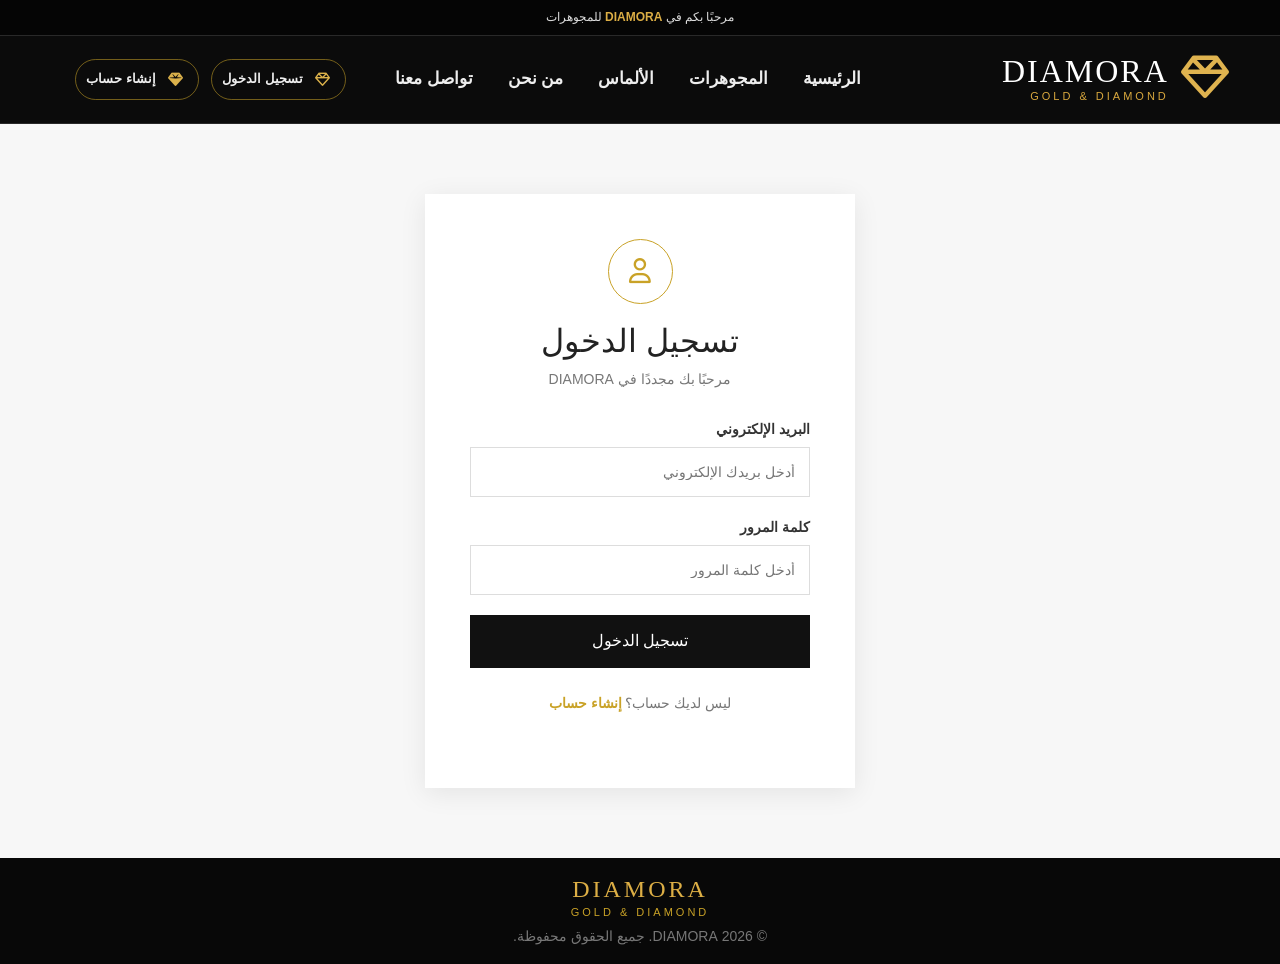
<file: html/login.html>
<!DOCTYPE html>
<html lang="ar" dir="rtl">
 
<head>
    <meta charset="UTF-8">
    <meta name="viewport" content="width=device-width, initial-scale=1.0">
 
    <title>تسجيل الدخول | DIAMORA</title>
 
    <link rel="stylesheet"
          href="../css/all.min.css">

    <link rel="stylesheet" href="../css/bootstrap.rtl.min.css">
    <link rel="stylesheet" href="../css/style.css">
    <link rel="stylesheet" href="../css/toastr.local.css">

</head>
 
<body>
 
<div class="top-bar">
    <div>مرحبًا بكم في <span>DIAMORA</span> للمجوهرات</div>
</div>

<header class="header">
    <div class="logo">
        <div class="diamond"><i class="fa-regular fa-gem"></i></div>
        <div><h1>DIAMORA</h1><p>GOLD &amp; DIAMOND</p></div>
    </div>

    <nav class="nav">
            <a href="index.html">الرئيسية</a>
            <a href="jewelry.html">المجوهرات</a>
            <a href="diamonds.html">الألماس</a>
            <a href="about.html">من نحن</a>
            <a href="contact.html">تواصل معنا</a>
    </nav>

    <div class="header-actions">
        <a href="login.html" class="header-action-link">
            <span class="action-diamond"><i class="fa-regular fa-gem"></i></span>
            <span>تسجيل الدخول</span>
        </a>
        <a href="register.html" class="header-action-link">
            <span class="action-diamond"><i class="fa-solid fa-gem"></i></span>
            <span>إنشاء حساب</span>
        </a>
    </div>
</header>
 
 
<section class="login-page">
 
    <div class="login-box">
 
        <div class="login-icon">
            <i class="fa-regular fa-user"></i>
        </div>
 
        <h2>تسجيل الدخول</h2>
 
        <p>مرحبًا بك مجددًا في DIAMORA</p>
 
 
        <form id="loginForm" novalidate>
 
            <label>البريد الإلكتروني</label>
 
            <input
                type="email"
                id="loginEmail"
                placeholder="أدخل بريدك الإلكتروني"
                required
            >
 
 
            <label>كلمة المرور</label>
 
            <input
                type="password"
                id="loginPassword"
                placeholder="أدخل كلمة المرور"
                required
            >
 
 
            <button type="submit">
                تسجيل الدخول
            </button>
 
        </form>
 
 
        <p class="register-link">
            ليس لديك حساب؟
            <a href="register.html">إنشاء حساب</a>
        </p>
 
    </div>
 
</section>
 
 
<footer>
 
    <h2>DIAMORA</h2>
 
    <p>GOLD & DIAMOND</p>
 
    <span>© 2026 DIAMORA. جميع الحقوق محفوظة.</span>
 
</footer>
 

    <script src="../js/vendor/jquery-3.7.1.min.js"></script>
    <script src="../js/toastr.local.js"></script>
    <script src="../js/bootstrap.bundle.min.js"></script>
    <script src="../js/script.js"></script>

</body>
 
</html>
</file>
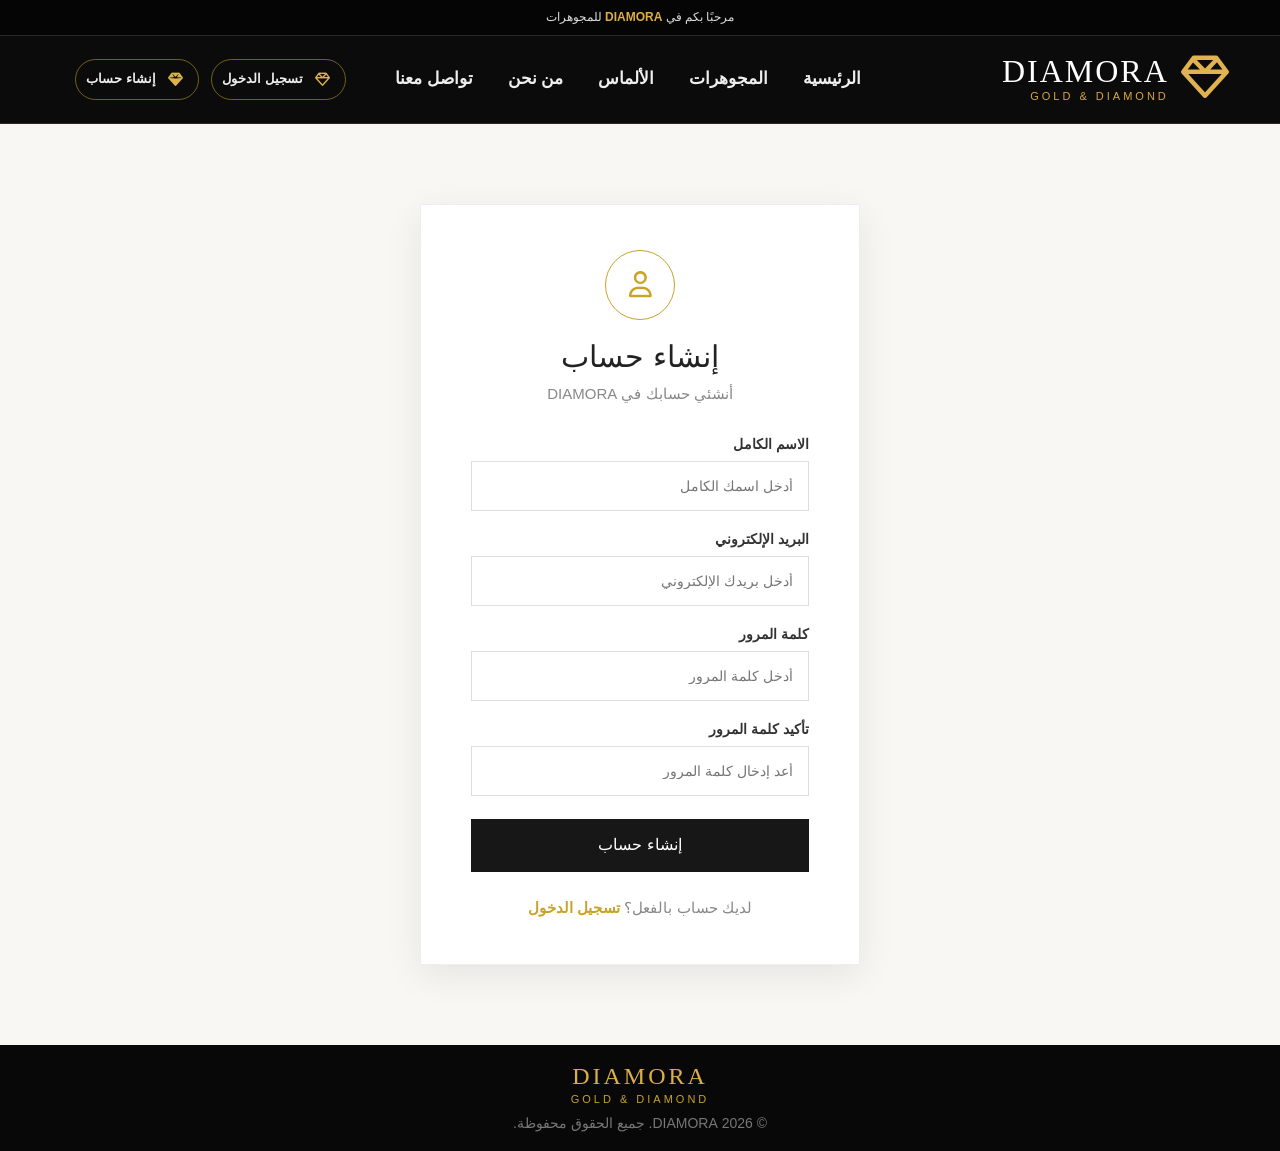
<file: html/register.html>
<!DOCTYPE html>
<html lang="ar" dir="rtl">

<head>
    <meta charset="UTF-8">
    <meta name="viewport" content="width=device-width, initial-scale=1.0">

    <title>إنشاء حساب | DIAMORA</title>

    <link rel="stylesheet"
          href="../css/all.min.css">

         <!-- رابط Bootstrap RTL CDN-->

    <!-- ملف التنسيقات الخاص بالمشروع -->


    <link rel="stylesheet" href="../css/bootstrap.rtl.min.css">
    <link rel="stylesheet" href="../css/style.css">
    <link rel="stylesheet" href="../css/toastr.local.css">

</head>

<body>

<div class="top-bar">
    <div>مرحبًا بكم في <span>DIAMORA</span> للمجوهرات</div>
</div>

<header class="header">
    <div class="logo">
        <div class="diamond"><i class="fa-regular fa-gem"></i></div>
        <div><h1>DIAMORA</h1><p>GOLD &amp; DIAMOND</p></div>
    </div>

    <nav class="nav">
            <a href="index.html">الرئيسية</a>
            <a href="jewelry.html">المجوهرات</a>
            <a href="diamonds.html">الألماس</a>
            <a href="about.html">من نحن</a>
            <a href="contact.html">تواصل معنا</a>
    </nav>

    <div class="header-actions">
        <a href="login.html" class="header-action-link">
            <span class="action-diamond"><i class="fa-regular fa-gem"></i></span>
            <span>تسجيل الدخول</span>
        </a>
        <a href="register.html" class="header-action-link">
            <span class="action-diamond"><i class="fa-solid fa-gem"></i></span>
            <span>إنشاء حساب</span>
        </a>
    </div>
</header>


<section class="register-page">

    <div class="register-box">

        <div class="register-icon">
            <i class="fa-regular fa-user"></i>
        </div>

        <h2>إنشاء حساب</h2>

        <p>أنشئي حسابك في DIAMORA</p>

        <form id="registerForm" novalidate>

            <label>الاسم الكامل</label>
            <input type="text"
                   id="registerName"
                   placeholder="أدخل اسمك الكامل"
                   required>

            <label>البريد الإلكتروني</label>
            <input type="email"
                   id="registerEmail"
                   placeholder="أدخل بريدك الإلكتروني"
                   required>

            <label>كلمة المرور</label>
            <input type="password"
                   id="registerPassword"
                   placeholder="أدخل كلمة المرور"
                   required>

            <label>تأكيد كلمة المرور</label>
            <input type="password"
                   id="confirmPassword"
                   placeholder="أعد إدخال كلمة المرور"
                   required>

            <button type="submit">إنشاء حساب</button>

        </form>

        <p class="login-link">
            لديك حساب بالفعل؟
            <a href="login.html">تسجيل الدخول</a>
        </p>

    </div>

</section>


<footer>

    <h2>DIAMORA</h2>

    <p>GOLD & DIAMOND</p>

    <span>© 2026 DIAMORA. جميع الحقوق محفوظة.</span>

</footer>
<div class="diamora-toast-wrap" aria-live="polite"></div>
<script src="../js/vendor/jquery-3.7.1.min.js"></script>
    <script src="../js/toastr.local.js"></script>
    <script src="../js/bootstrap.bundle.min.js"></script>
    <script src="../js/script.js"></script>

</body>
</html>
</file>
<file: css/style.css>
* {
    margin: 0;
    padding: 0;
    box-sizing: border-box;
}

body {
    font-family: Arial, Tahoma, sans-serif;
    background: white;
    color: #222;
}


/* ================= TOP BAR ================= */

.top-bar {
    height: 38px;
    background: #050505;
    color: #ddd;

    display: flex;
    align-items: center;
    justify-content: space-between;

    padding: 0 5%;

    font-size: 12px;

    border-bottom: 1px solid #292929;
}

.top-bar span {
    color: #dcae45;
    font-weight: bold;
}

.top-bar b {
    color: #777;
    margin: 0 8px;
}


/* ================= HEADER ================= */

.header {
    height: 88px;

    background: #0b0b0b;

    display: flex;
    align-items: center;

    padding: 0 4%;

    color: white;

    border-bottom: 1px solid #292929;
}


/* LOGO */

.logo {
    width: 27%;

    display: flex;
    align-items: center;

    gap: 12px;
}

.diamond {
    color: #dfb34f;
    font-size: 48px;
}

.logo h1 {
    font-family: Georgia, serif;

    font-size: 32px;

    letter-spacing: 2px;

    margin: 0;
}

.logo p {
    color: #d9a83e;

    font-size: 11px;

    letter-spacing: 3px;

    margin: 0;
}


/* NAV */

.nav {
    width: 48%;

    height: 100%;

    display: flex;

    align-items: center;

    justify-content: center;

    gap: 35px;
}

.nav a {
    height: 100%;

    display: flex;

    align-items: center;

    position: relative;

    color: #eee;

    text-decoration: none;

    font-size: 17px;

    font-weight: bold;
}

.nav a:hover {
    color: #e1b24a;
}

.nav a.active {
    color: #e1b24a;
}

.nav a.active::after {
    content: "";

    position: absolute;

    bottom: 0;

    right: 0;

    left: 0;

    height: 3px;

    background: #e1b24a;
}


/* ICONS */

.icons {
    width: 25%;

    display: flex;

    justify-content: flex-end;

    align-items: center;

    gap: 25px;

    direction: ltr;

    font-size: 24px;
}

.icons a {
    color: white;
}

.icons i {
    cursor: pointer;
}

.cart {
    position: relative;
}

.cart span {
    position: absolute;

    top: -13px;

    right: -12px;

    width: 24px;

    height: 24px;

    border-radius: 50%;

    background: #e3b349;

    color: #111;

    font-size: 12px;

    display: flex;

    align-items: center;

    justify-content: center;
}


/* ================= HERO ================= */

.hero {
    height: 490px;

    position: relative;

    overflow: hidden;

    background: #111;
}

.hero > img {
    width: 100%;

    height: 100%;

    object-fit: cover;

    display: block;
}


/* DARK OVERLAY */

.hero::after {
    content: "";

    position: absolute;

    inset: 0;

    background:
        linear-gradient(
            90deg,
            rgba(0,0,0,.65),
            rgba(0,0,0,.20),
            rgba(0,0,0,.05)
        );
}


/* HERO TEXT */

.hero-content {
    position: absolute;

    z-index: 2;

    top: 42px;

    right: 52%;

    width: 40%;

    text-align: center;

    color: white;
}

.crown {
    color: #e3b34c;

    font-size: 45px;

    margin-bottom: 5px;
}

.hero-content h2 {
    font-size: 48px;

    font-weight: normal;

    margin: 0;

    line-height: 1.1;
}

.hero-content h3 {
    color: #e5b34d;

    font-size: 53px;

    font-weight: normal;

    margin: 0;
}

.gold-line {
    color: #e5b34d;

    border-bottom: 1px solid #dcae45;

    width: 260px;

    margin: 5px auto 15px;

    font-size: 20px;
}

.hero-content p {
    font-size: 17px;

    margin-bottom: 20px;
}

.hero-button {
    display: inline-block;

    background: #e4b34d;

    color: #161616;

    text-decoration: none;

    padding: 13px 42px;

    border-radius: 5px;

    font-size: 17px;

    font-weight: bold;
}

.hero-button:hover {
    background: #f0c96b;
}


/* ARROWS */

.arrow {
    position: absolute;

    z-index: 3;

    top: 50%;

    transform: translateY(-50%);

    width: 62px;

    height: 62px;

    border-radius: 50%;

    background: rgba(0,0,0,.55);

    border: 1px solid #777;

    color: white;

    font-size: 24px;
}

.arrow.right {
    right: 25px;
}

.arrow.left {
    left: 25px;
}


/* DOTS */

.dots {
    position: absolute;

    z-index: 3;

    bottom: 20px;

    left: 0;

    right: 0;

    text-align: center;
}

.dots span {
    display: inline-block;

    width: 11px;

    height: 11px;

    background: white;

    border-radius: 50%;

    margin: 0 5px;
}

.dots span.active {
    background: #e3b34d;
}


/* ================= SERVICES ================= */

.services {
    min-height: 110px;

    background: #090909;

    color: white;

    display: grid;

    grid-template-columns: repeat(4, 1fr);

    align-items: center;

    padding: 20px 6%;

    gap: 30px;
}

.service {
    display: flex;

    align-items: center;

    justify-content: center;

    gap: 18px;
}

.service i {
    color: #e2b047;

    font-size: 38px;
}

.service h4 {
    margin: 0;

    font-size: 18px;
}

.service p {
    margin: 3px 0 0;

    font-size: 14px;

    color: #ddd;
}


/* ================= PRODUCTS ================= */

.best {
    background: #fff;

    text-align: center;

    padding: 38px 3.5% 55px;
}

.best > h2 {
    font-size: 34px;

    margin: 0;
}

.title-line {
    color: #dcae45;

    width: 220px;

    margin: 3px auto 25px;

    border-bottom: 1px solid #dcae45;

    line-height: 8px;
}


/* PRODUCTS GRID */

.products {
    display: grid;

    grid-template-columns: repeat(5, 1fr);

    gap: 18px;
}

.product {
    text-align: center;
}

.product-img {
    height: 225px;

    position: relative;

    overflow: hidden;

    background: #f2f0ee;

    border-radius: 5px;
}

.product-img img {
    width: 100%;

    height: 100%;

    object-fit: cover;
}

.product-img button {
    position: absolute;

    top: 10px;

    right: 10px;

    width: 28px;

    height: 28px;

    border: none;

    border-radius: 50%;

    background: #e6c278;

    color: #76550e;
}

.product h3 {
    font-size: 16px;

    margin-top: 12px;

    font-weight: bold;
}

.product p {
    color: #c98d1d;

    font-size: 17px;

    font-weight: bold;

    margin-top: 5px;
}


/* BUTTON */

.all-products {
    margin-top: 25px;

    padding: 9px 28px;

    background: white;

    color: #c38b20;

    border: 2px solid #d8a43d;

    border-radius: 5px;

    font-size: 17px;

    font-weight: bold;
}

.all-products:hover {
    background: #d8a43d;

    color: white;
}


/* ================= FOOTER ================= */

footer {
    background: #090909;

    color: white;

    text-align: center;

    padding: 35px;
}

footer h2 {
    color: #dcae45;

    font-family: Georgia, serif;

    letter-spacing: 3px;
}

footer p {
    color: #dcae45;

    font-size: 11px;

    letter-spacing: 3px;
}

.social {
    display: flex;

    justify-content: center;

    gap: 20px;

    margin-top: 15px;
}

.social i {
    color: #dcae45;

    font-size: 18px;
}


/* ================= RESPONSIVE ================= */

@media (max-width: 1000px) {

    .logo {
        width: 25%;
    }

    .nav {
        width: 55%;

        gap: 15px;
    }

    .nav a {
        font-size: 14px;
    }

    .icons {
        width: 20%;

        gap: 12px;
    }

    .products {
        grid-template-columns: repeat(3, 1fr);
    }

    .services {
        grid-template-columns: repeat(2, 1fr);
    }
}


@media (max-width: 700px) {

    .top-bar {
        display: none;
    }

    .header {
        height: auto;

        padding: 15px;

        flex-wrap: wrap;

        justify-content: center;
    }

    .logo {
        width: 100%;

        justify-content: center;
    }

    .icons {
        position: absolute;

        left: 15px;

        width: auto;
    }

    .nav {
        width: 100%;

        height: 50px;

        overflow-x: auto;

        justify-content: flex-start;

        gap: 25px;
    }

    .nav a {
        white-space: nowrap;
    }

    .hero {
        height: 390px;
    }

    .hero-content {
        right: 5%;

        width: 90%;

        top: 40px;
    }

    .hero-content h2 {
        font-size: 35px;
    }

    .hero-content h3 {
        font-size: 40px;
    }

    .hero-content p {
        font-size: 14px;
    }

    .services {
        grid-template-columns: 1fr;
    }

    .products {
        grid-template-columns: repeat(2, 1fr);
    }

    .product-img {
        height: 180px;
    }

    .best {
        padding-left: 15px;
        padding-right: 15px;
    }
}


/* Jewelry Page */

.jewelry-page {
    padding: 60px 6%;
    background: #fff;
    min-height: 600px;
}

.page-title {
    text-align: center;
    margin-bottom: 45px;
}

.page-title h2 {
    font-size: 34px;
    color: #222;
    margin-bottom: 15px;
}

.page-title p {
    color: #777;
    font-size: 16px;
}

.jewelry-products {
    display: grid;
    grid-template-columns: repeat(3, 1fr);
    gap: 30px;
}

.jewelry-products .product {
    background: #fff;
    text-align: center;
    transition: 0.3s;
}

.jewelry-products .product:hover {
    transform: translateY(-5px);
}

.jewelry-products .product-img {
    height: 330px;
    position: relative;
    overflow: hidden;
    background: #f7f7f7;
}

.jewelry-products .product-img img {
    width: 100%;
    height: 100%;
    object-fit: cover;
}

.jewelry-products .product-img button {
    position: absolute;
    top: 15px;
    left: 15px;
    width: 42px;
    height: 42px;
    border: none;
    border-radius: 50%;
    background: white;
    cursor: pointer;
}

.jewelry-products .product-img button i {
    font-size: 18px;
}

.jewelry-products .product h3 {
    margin-top: 18px;
    font-size: 18px;
}

.jewelry-products .product p {
    color: #c9a227;
    font-size: 17px;
    font-weight: bold;
}


@media (max-width: 900px) {

    .jewelry-products {
        grid-template-columns: repeat(2, 1fr);
    }

}


@media (max-width: 600px) {

    .jewelry-products {
        grid-template-columns: 1fr;
    }

}



/* =========================
   ABOUT PAGE
========================= */

.about-hero {
    height: 430px;
    background-image:
        linear-gradient(
            rgba(0, 0, 0, 0.55),
            rgba(0, 0, 0, 0.55)
        ),
        url("../images/hero-bracelet.jpg");
    background-size: cover;
    background-position: center;
    display: flex;
    align-items: center;
    justify-content: center;
    text-align: center;
}

.about-overlay {
    width: 100%;
}

.about-content {
    color: white;
}

.about-small {
    color: #c9a227;
    letter-spacing: 4px;
    font-size: 14px;
}

.about-content h1 {
    font-size: 46px;
    margin: 20px 0 15px;
}

.about-line {
    color: #c9a227;
    font-size: 28px;
    margin: 10px 0;
}

.about-content p {
    font-size: 19px;
    color: #eee;
}



/* About Story */

.about-story {
    display: grid;
    grid-template-columns: 1fr 1fr;
    gap: 70px;
    align-items: center;
    padding: 80px 8%;
    background: #fff;
}

.about-image {
    height: 500px;
    overflow: hidden;
}

.about-image img {
    width: 100%;
    height: 100%;
    object-fit: cover;
}

.about-text {
    text-align: right;
}

.about-text > span {
    color: #c9a227;
    font-size: 16px;
    font-weight: bold;
}

.about-text h2 {
    font-size: 40px;
    line-height: 1.5;
    color: #222;
    margin: 12px 0;
}

.about-text .gold-line {
    color: #c9a227;
    font-size: 25px;
    margin: 10px 0 20px;
}

.about-text p {
    color: #666;
    line-height: 2;
    font-size: 16px;
    margin-bottom: 15px;
}



/* Values */

.about-values {
    background: #f7f7f7;
    padding: 75px 7%;
}

.values-title {
    text-align: center;
    margin-bottom: 45px;
}

.values-title span {
    color: #c9a227;
    font-weight: bold;
}

.values-title h2 {
    font-size: 36px;
    margin: 10px 0;
    color: #222;
}

.values-container {
    display: grid;
    grid-template-columns: repeat(4, 1fr);
    gap: 25px;
}

.value-box {
    background: white;
    text-align: center;
    padding: 35px 25px;
    border: 1px solid #eee;
    transition: 0.3s;
}

.value-box:hover {
    transform: translateY(-8px);
    border-color: #c9a227;
}

.value-icon {
    width: 65px;
    height: 65px;
    margin: auto;
    border: 1px solid #c9a227;
    border-radius: 50%;
    display: flex;
    align-items: center;
    justify-content: center;
    color: #c9a227;
    font-size: 25px;
}

.value-box h3 {
    margin: 20px 0 12px;
    font-size: 21px;
}

.value-box p {
    color: #777;
    line-height: 1.8;
}



/* Quote */

.about-quote {
    height: 300px;
    background: #111;
    display: flex;
    justify-content: center;
    align-items: center;
    text-align: center;
    color: white;
}

.about-quote i {
    color: #c9a227;
    font-size: 35px;
    margin-bottom: 15px;
}

.about-quote h2 {
    font-size: 34px;
    margin: 10px 0;
}

.about-quote p {
    color: #c9a227;
    letter-spacing: 3px;
}



/* Responsive */

@media (max-width: 900px) {

    .about-story {
        grid-template-columns: 1fr;
        gap: 40px;
    }

    .values-container {
        grid-template-columns: repeat(2, 1fr);
    }

}


@media (max-width: 600px) {

    .about-content h1 {
        font-size: 32px;
    }

    .about-story {
        padding: 50px 6%;
    }

    .about-image {
        height: 350px;
    }

    .about-text h2 {
        font-size: 30px;
    }

    .values-container {
        grid-template-columns: 1fr;
    }

}


/* =========================
   CONTACT PAGE
========================= */

.contact-hero {
    height: 400px;
    background-image:
        linear-gradient(
            rgba(0, 0, 0, 0.58),
            rgba(0, 0, 0, 0.58)
        ),
        url("../images/bangle.jpg");
    background-size: cover;
    background-position: center;
    display: flex;
    align-items: center;
    justify-content: center;
    text-align: center;
}

.contact-hero-content {
    color: white;
}

.contact-hero-content span {
    color: #c9a227;
    letter-spacing: 5px;
    font-size: 15px;
}

.contact-hero-content h1 {
    font-size: 48px;
    margin: 20px 0 12px;
}

.contact-hero-content div {
    color: #c9a227;
    font-size: 28px;
}

.contact-hero-content p {
    color: #eee;
    font-size: 18px;
}


/* Contact Section */

.contact-section {
    display: grid;
    grid-template-columns: 1fr 1fr;
    gap: 70px;
    padding: 80px 8%;
    background: #fff;
}

.contact-info {
    text-align: right;
}

.contact-info > span {
    color: #c9a227;
    font-weight: bold;
}

.contact-info h2 {
    font-size: 38px;
    color: #222;
    margin: 12px 0 20px;
}

.contact-info > p {
    color: #666;
    line-height: 2;
    font-size: 16px;
    margin-bottom: 30px;
}

.contact-box {
    display: flex;
    align-items: center;
    gap: 20px;
    margin-bottom: 25px;
}

.contact-icon {
    width: 55px;
    height: 55px;
    border: 1px solid #c9a227;
    border-radius: 50%;
    display: flex;
    align-items: center;
    justify-content: center;
    color: #c9a227;
    font-size: 20px;
}

.contact-box h3 {
    margin: 0 0 5px;
    color: #222;
}

.contact-box p {
    margin: 0;
    color: #777;
}


/* Contact Form */

.contact-form {
    background: #f7f7f7;
    padding: 40px;
}

.contact-form h2 {
    text-align: right;
    color: #222;
    margin-bottom: 30px;
    font-size: 30px;
}

.contact-form form {
    display: flex;
    flex-direction: column;
    gap: 18px;
}

.form-row {
    display: grid;
    grid-template-columns: 1fr 1fr;
    gap: 15px;
}

.contact-form input,
.contact-form textarea {
    width: 100%;
    box-sizing: border-box;
    border: 1px solid #ddd;
    padding: 15px;
    font-family: inherit;
    font-size: 15px;
    outline: none;
    background: white;
}

.contact-form input:focus,
.contact-form textarea:focus {
    border-color: #c9a227;
}

.contact-form textarea {
    height: 150px;
    resize: none;
}

.contact-form button {
    background: #111;
    color: white;
    border: none;
    padding: 16px;
    font-family: inherit;
    font-size: 16px;
    cursor: pointer;
    transition: 0.3s;
}

.contact-form button:hover {
    background: #c9a227;
}

.contact-form button i {
    margin-right: 8px;
}


/* Quote */

.contact-quote {
    height: 280px;
    background: #111;
    display: flex;
    flex-direction: column;
    justify-content: center;
    align-items: center;
    text-align: center;
    color: white;
}

.contact-quote i {
    color: #c9a227;
    font-size: 38px;
    margin-bottom: 15px;
}

.contact-quote h2 {
    font-size: 34px;
    margin: 10px 0;
}

.contact-quote p {
    color: #c9a227;
    letter-spacing: 3px;
}


/* Footer */

footer {
    background: #080808;
    color: white;
    text-align: center;
    padding: 40px 20px;
}

footer h2 {
    margin: 0;
    letter-spacing: 3px;
}

footer p {
    color: #c9a227;
    letter-spacing: 3px;
}

footer span {
    color: #777;
    font-size: 14px;
}


/* Responsive */

@media (max-width: 900px) {

    .contact-section {
        grid-template-columns: 1fr;
        gap: 40px;
    }

}

@media (max-width: 600px) {
 
    .contact-hero h1 {
        font-size: 34px;
    }

    .contact-section {
        padding: 50px 6%;
    }

    .form-row {
        grid-template-columns: 1fr;
    }

    .contact-form {
        padding: 25px;
    }

}



/* =========================
   LOGIN PAGE
========================= */
 
.login-page {
    min-height: 650px;
    background: #f7f7f7;
    display: flex;
    justify-content: center;
    align-items: center;
    padding: 70px 20px;
}
 
.login-box {
    width: 430px;
    background: white;
    padding: 45px;
    text-align: center;
    box-shadow: 0 5px 25px rgba(0,0,0,0.08);
}
 
.login-icon {
    width: 65px;
    height: 65px;
    border: 1px solid #c9a227;
    border-radius: 50%;
    margin: auto;
    display: flex;
    align-items: center;
    justify-content: center;
    color: #c9a227;
    font-size: 25px;
}
 
.login-box h2 {
    font-size: 32px;
    color: #222;
    margin: 20px 0 10px;
}
 
.login-box > p {
    color: #777;
    margin-bottom: 30px;
}
 
.login-box form {
    text-align: right;
}
 
.login-box label {
    display: block;
    margin-bottom: 8px;
    color: #333;
}
 
.login-box input {
    width: 100%;
    box-sizing: border-box;
    padding: 14px;
    margin-bottom: 20px;
    border: 1px solid #ddd;
    outline: none;
    font-family: inherit;
}
 
.login-box input:focus {
    border-color: #c9a227;
}
 
.login-box button {
    width: 100%;
    padding: 15px;
    border: none;
    background: #111;
    color: white;
    font-family: inherit;
    font-size: 16px;
    cursor: pointer;
}
 
.login-box button:hover {
    background: #c9a227;
}
 
.register-link {
    margin-top: 25px;
    color: #777;
}
 
.register-link a {
    color: #c9a227;
    text-decoration: none;
    font-weight: bold;
}
 
@media (max-width: 600px) {
 
    .login-box {
        width: 100%;
        padding: 30px 20px;
    }}

/* =========================
   REGISTER PAGE
========================= */

.register-page {
    min-height: 650px;
    background: #f7f7f7;
    display: flex;
    justify-content: center;
    align-items: center;
    padding: 70px 20px;
}

.register-box {
    width: 430px;
    background: white;
    padding: 45px;
    text-align: center;
    box-shadow: 0 5px 25px rgba(0,0,0,0.08);
}

.register-icon {
    width: 65px;
    height: 65px;
    border: 1px solid #c9a227;
    border-radius: 50%;
    margin: auto;
    display: flex;
    align-items: center;
    justify-content: center;
    color: #c9a227;
    font-size: 25px;
}

.register-box h2 {
    font-size: 32px;
    color: #222;
    margin: 20px 0 10px;
}

.register-box > p {
    color: #777;
    margin-bottom: 30px;
}

.register-box form {
    text-align: right;
}

.register-box label {
    display: block;
    margin-bottom: 8px;
    color: #333;
}

.register-box input {
    width: 100%;
    box-sizing: border-box;
    padding: 14px;
    margin-bottom: 20px;
    border: 1px solid #ddd;
    outline: none;
    font-family: inherit;
}

.register-box input:focus {
    border-color: #c9a227;
}

.register-box button {
    width: 100%;
    padding: 15px;
    border: none;
    background: #111;
    color: white;
    font-family: inherit;
    font-size: 16px;
    cursor: pointer;
}

.register-box button:hover {
    background: #c9a227;
}

.login-link {
    margin-top: 25px;
    color: #777;
}

.login-link a {
    color: #c9a227;
    text-decoration: none;
    font-weight: bold;
}

@media (max-width: 600px) {
    .register-box {
        width: 100%;
        padding: 30px 20px;
    }
}


/* =========================
   REGISTER PAGE
========================= */

.register-page {
    min-height: 700px;
    background: #f8f7f4;
    display: flex;
    justify-content: center;
    align-items: center;
    padding: 80px 20px;
}

.register-box {
    width: 440px;
    background: #ffffff;
    padding: 45px 50px;
    border: 1px solid #eee;
    box-shadow: 0 10px 35px rgba(0, 0, 0, 0.08);
    text-align: center;
}

.register-icon {
    width: 70px;
    height: 70px;
    margin: 0 auto 20px;
    border: 1px solid #c9a227;
    border-radius: 50%;
    display: flex;
    align-items: center;
    justify-content: center;
    color: #c9a227;
    font-size: 26px;
}

.register-box h2 {
    margin: 0 0 10px;
    font-size: 30px;
    color: #222;
}

.register-box > p {
    margin: 0 0 30px;
    color: #888;
    font-size: 15px;
}

.register-box form {
    text-align: right;
}

.register-box label {
    display: block;
    margin-bottom: 7px;
    color: #333;
    font-size: 14px;
}

.register-box input {
    width: 100%;
    box-sizing: border-box;
    padding: 14px 15px;
    margin-bottom: 18px;
    border: 1px solid #ddd;
    background: #fff;
    outline: none;
    font-family: inherit;
    font-size: 14px;
    transition: 0.3s;
}

.register-box input:focus {
    border-color: #c9a227;
    box-shadow: 0 0 0 2px rgba(201, 162, 39, 0.08);
}

.register-box button {
    width: 100%;
    padding: 15px;
    margin-top: 5px;
    border: none;
    background: #171717;
    color: #fff;
    font-family: inherit;
    font-size: 16px;
    cursor: pointer;
    transition: 0.3s;
}

.register-box button:hover {
    background: #c9a227;
}

.login-link {
    margin-top: 25px !important;
    margin-bottom: 0 !important;
    color: #777;
}

.login-link a {
    color: #c9a227;
    text-decoration: none;
    font-weight: bold;
}

.login-link a:hover {
    text-decoration: underline;
}

@media (max-width: 600px) {

    .register-page {
        padding: 50px 15px;
    }

    .register-box {
        width: 100%;
        padding: 35px 25px;
    }

    .register-box h2 {
        font-size: 26px;
    }
}










/* AJAX Modal Buttons */
.project-modals-buttons {
    display: flex;
    justify-content: center;
    gap: 15px;
    margin-top: 25px;
    flex-wrap: wrap;
}
.project-modals-buttons button {
    border: 1px solid #c9a227;
    background: #fff;
    color: #222;
    padding: 12px 22px;
    cursor: pointer;
    font-family: inherit;
}
.project-modals-buttons button:hover {
    background: #c9a227;
    color: #fff;
}

.diamora-aside {
    max-width: 900px;
    margin: 35px auto;
    padding: 25px;
    text-align: center;
    border-top: 1px solid #e6d49b;
    border-bottom: 1px solid #e6d49b;
}
.diamora-aside h3 { margin-bottom: 10px; color: #c9a227; }
.diamora-aside p { margin: 0; color: #666; }

/* WOWSlider integration */
.hero{position:relative;overflow:hidden;min-height:560px;background:#111;}
#wowslider-container1{min-height:560px;height:560px;}
#wowslider-container1 .hero-content{position:absolute;z-index:5;right:auto;left:8%;top:50%;transform:translateY(-50%);text-align:center;color:#fff;width:min(430px,42%);}
#wowslider-container1 .hero-content h2,#wowslider-container1 .hero-content h3,#wowslider-container1 .hero-content p{color:#fff;}
@media(max-width:768px){.hero,#wowslider-container1{min-height:480px;height:480px}#wowslider-container1 .hero-content{left:50%;right:auto;transform:translate(-50%,-50%);width:80%;}}


/* ================= HTML TABLE ================= */
.about-table-section {
    padding: 70px 8%;
    background: #fafafa;
}
.about-table-wrapper {
    max-width: 1000px;
    margin: 30px auto 0;
    overflow-x: auto;
}
.about-table {
    width: 100%;
    border-collapse: collapse;
    background: #fff;
    box-shadow: 0 8px 25px rgba(0,0,0,.06);
}
.about-table th,
.about-table td {
    padding: 16px 18px;
    border: 1px solid #e8e8e8;
    text-align: center;
}
.about-table th {
    background: #0b0b0b;
    color: #e1b24a;
    font-weight: bold;
}
.about-table td {
    color: #333;
}
@media (max-width: 600px) {
    .about-table th,
    .about-table td {
        padding: 12px 10px;
        font-size: 13px;
    }
}


/* ===== FINAL DIAMORA VISUAL POLISH ===== */
.top-bar{height:36px;justify-content:center;padding:0 4%;font-size:12px;}
.top-bar>div{width:100%;text-align:center;}
.header{height:88px;direction:rtl;}
.header-actions{width:25%;display:flex;align-items:center;justify-content:flex-start;gap:12px;direction:rtl;}
.header-action-link{display:flex;align-items:center;gap:7px;color:#eee;text-decoration:none;font-size:13px;font-weight:700;white-space:nowrap;padding:7px 10px;border:1px solid rgba(201,162,39,.55);border-radius:22px;transition:.25s ease;}
.header-action-link:hover{color:#111;background:#c9a227;border-color:#c9a227;}
.action-diamond{display:inline-flex;align-items:center;justify-content:center;width:25px;height:25px;color:#dcb24b;font-size:15px;}
.header-action-link:hover .action-diamond{color:#111;}

/* Homepage hero: full jewelry image, no crop. */
#wowslider-container1 .ws_images img{width:100% !important;height:100% !important;object-fit:contain !important;object-position:center center !important;background:#080808;}
#wowslider-container1 .ws_overlay{background:linear-gradient(90deg,rgba(0,0,0,.50),rgba(0,0,0,.12),rgba(0,0,0,.02)) !important;}

/* About / Contact hero images: preserve complete image. */
.about-hero,.contact-hero{background-repeat:no-repeat;background-color:#090909;background-size:contain;background-position:center;}
.about-hero{background-image:linear-gradient(rgba(0,0,0,.24),rgba(0,0,0,.24)),url("../images/hero-bracelet.jpg");}
.contact-hero{background-image:linear-gradient(rgba(0,0,0,.22),rgba(0,0,0,.22)),url("../images/hero-ring.jpg");}
.about-image{height:500px;background:#f7f7f7;display:flex;align-items:center;justify-content:center;}
.about-image img{width:100%;height:100%;object-fit:contain;object-position:center;background:#f7f7f7;}

/* Smaller elegant black quote strip on About/Contact. */
.about-quote,.contact-quote{height:170px;background:#050505;color:#fff;position:relative;overflow:hidden;}
.quote-diamond-content{position:relative;min-width:330px;padding:22px 70px;text-align:center;border:1px solid rgba(201,162,39,.65);clip-path:polygon(8% 0,92% 0,100% 50%,92% 100%,8% 100%,0 50%);background:#050505;}
.quote-icons{display:flex;justify-content:center;align-items:center;gap:22px;margin-bottom:5px;}
.quote-icons i{color:#c9a227;font-size:24px;margin:0;}
.about-quote h2,.contact-quote h2{color:#fff;font-size:27px;margin:4px 0 3px;}
.about-quote p,.contact-quote p{color:#fff;font-size:10px;letter-spacing:3px;margin:0;}
footer{padding:18px 20px !important;min-height:70px;}
footer h2{margin:0 0 3px !important;font-size:24px;}
footer p{margin:0 0 5px !important;}
footer .social{margin-top:6px;}

/* Keep the shared navigation visually identical on every page. */
@media(max-width:900px){.header-actions{width:28%;gap:6px}.header-action-link{font-size:11px;padding:6px 7px}.nav{gap:20px}.nav a{font-size:15px;}}
@media(max-width:700px){.header-actions{position:absolute;left:10px;top:12px;width:auto;flex-direction:column;align-items:flex-start;gap:4px}.header-action-link{font-size:10px;padding:4px 7px}.header{position:relative}.about-hero,.contact-hero{height:350px;background-size:contain}.quote-diamond-content{min-width:280px;padding:18px 48px}.about-quote,.contact-quote{height:145px}.about-quote h2,.contact-quote h2{font-size:22px}.about-image{height:360px;}.header .logo{width:100%;}}


/* Fallback notification if the Toastr CDN is unavailable. */
.diamora-fallback-toast {
    position: fixed;
    top: 90px;
    left: 50%;
    transform: translateX(-50%);
    z-index: 100001;
    width: min(420px, calc(100vw - 32px));
    display: flex;
    align-items: center;
    gap: 12px;
    padding: 15px 18px;
    background: #171717;
    color: #fff;
    border: 1px solid #c9a227;
    border-radius: 12px;
    box-shadow: 0 10px 30px rgba(0,0,0,.25);
    line-height: 1.7;
    animation: diamoraFallbackIn .35s ease;
    text-align: right;
}
.diamora-fallback-toast .toast-gem { color:#c9a227; font-size:24px; }
.diamora-fallback-toast strong { color:#c9a227; }
.diamora-fallback-toast.hide { animation: diamoraFallbackOut .4s ease forwards; }
@keyframes diamoraFallbackIn { from {opacity:0; transform:translate(-50%,-12px);} to {opacity:1; transform:translate(-50%,0);} }
@keyframes diamoraFallbackOut { from {opacity:1; transform:translate(-50%,0);} to {opacity:0; transform:translate(-50%,-12px);} }

/* DIAMORA success notifications */
.diamora-toast-wrap {
    position: fixed;
    top: 90px;
    right: 24px;
    z-index: 99999;
    width: min(380px, calc(100vw - 32px));
    pointer-events: none;
}
.diamora-toast {
    display: none;
    align-items: center;
    gap: 14px;
    background: #171717;
    color: #fff;
    border: 1px solid #c9a227;
    border-radius: 14px;
    padding: 16px 18px;
    box-shadow: 0 10px 30px rgba(0,0,0,.25);
    font-size: 15px;
    line-height: 1.7;
    animation: diamoraToastIn .35s ease;
}
.diamora-toast.show { display: flex; }
.diamora-toast .toast-gem { color: #c9a227; font-size: 25px; flex: 0 0 auto; }
.diamora-toast .toast-title { display:block; color:#c9a227; font-weight:700; margin-bottom:2px; }
@keyframes diamoraToastIn { from { opacity:0; transform:translateY(-12px); } to { opacity:1; transform:translateY(0); } }
@media (max-width: 576px) { .diamora-toast-wrap { top: 75px; right: 16px; } }

/* ===== DIAMORA Welcome Status-Style Bar ===== */
.diamora-welcome-bar{
    position:fixed;
    left:0;
    right:0;
    bottom:0;
    z-index:100000;
    min-height:38px;
    padding:7px 18px;
    display:flex;
    align-items:center;
    justify-content:center;
    gap:14px;
    box-sizing:border-box;
    background:#050505;
    color:#c9a227;
    border-top:1px solid #c9a227;
    box-shadow:0 -4px 18px rgba(0,0,0,.18);
    font-size:14px;
    font-weight:700;
    letter-spacing:.3px;
    direction:rtl;
    animation:diamoraWelcomeIn .55s ease-out;
    transition:opacity .5s ease, transform .5s ease;
}
.diamora-welcome-bar.hide{
    opacity:0;
    transform:translateY(100%);
    pointer-events:none;
}
.diamora-welcome-bar .welcome-icon{
    color:#e4bd55;
    font-size:16px;
}
@keyframes diamoraWelcomeIn{
    from{opacity:0;transform:translateY(100%)}
    to{opacity:1;transform:translateY(0)}
}
@media(max-width:576px){
    .diamora-welcome-bar{min-height:36px;font-size:12px;padding:7px 10px;gap:9px;}
    .diamora-welcome-bar .welcome-icon{font-size:14px;}
}

/* Final alignment: About & Contact hero text sits on the dark side of the image */
.about-hero,
.contact-hero {
    position: relative;
    overflow: hidden;
    justify-content: flex-start;
    text-align: right;
    background-position: center center;
}

.about-overlay,
.contact-hero-content {
    width: 42%;
    margin-right: 7%;
    margin-left: 0;
    text-align: right;
    position: relative;
    z-index: 2;
}

.about-content,
.contact-hero-content {
    color: #fff;
}

.about-content h1,
.contact-hero-content h1 {
    text-shadow: 0 2px 12px rgba(0,0,0,.65);
}

.about-line,
.contact-hero-content div {
    text-align: right;
}

.about-content p,
.contact-hero-content p {
    line-height: 1.9;
    text-shadow: 0 1px 8px rgba(0,0,0,.65);
}

@media (max-width: 900px) {
    .about-overlay,
    .contact-hero-content {
        width: 50%;
        margin-right: 5%;
    }
}

@media (max-width: 600px) {
    .about-hero,
    .contact-hero {
        justify-content: center;
        text-align: center;
    }
    .about-overlay,
    .contact-hero-content {
        width: 86%;
        margin: 0 auto;
        text-align: center;
    }
    .about-line,
    .contact-hero-content div {
        text-align: center;
    }
}

/* About & Contact hero: text beside the full image, in the black area like the homepage */
.about-hero,
.contact-hero {
    background-size: 58% 100%;
    background-position: left center;
    background-repeat: no-repeat;
    background-color: #050505;
    display: flex;
    align-items: center;
    justify-content: flex-end;
    min-height: 460px;
}

.about-overlay,
.contact-hero-content {
    width: 36%;
    margin: 0 7% 0 0;
    padding: 20px 10px;
    text-align: right;
    position: relative;
    z-index: 2;
}

.about-content h1,
.contact-hero-content h1 {
    color: #fff;
    text-shadow: none;
    margin-bottom: 14px;
}

.about-content p,
.contact-hero-content p {
    color: #fff;
    text-shadow: none;
    line-height: 1.9;
}

.about-line,
.contact-hero-content div {
    color: #c9a227;
    text-align: right;
}

.about-small,
.contact-hero-content span {
    color: #c9a227;
}

@media (max-width: 900px) {
    .about-hero,
    .contact-hero {
        background-size: 52% 100%;
    }
    .about-overlay,
    .contact-hero-content {
        width: 42%;
        margin-right: 4%;
    }
}

@media (max-width: 600px) {
    .about-hero,
    .contact-hero {
        background-size: 100% 100%;
        background-position: center;
        justify-content: center;
    }
    .about-overlay,
    .contact-hero-content {
        width: 86%;
        margin: 0 auto;
        text-align: center;
        background: rgba(0,0,0,.52);
        padding: 22px;
    }
    .about-line,
    .contact-hero-content div {
        text-align: center;
    }
}


/* ===== ABOUT & CONTACT HERO: IMAGE BESIDE TEXT ===== */
.about-hero,
.contact-hero {
    min-height: 460px;
    height: 460px;
    display: flex;
    flex-direction: row;
    direction: ltr;
    align-items: stretch;
    justify-content: space-between;
    background: #050505;
    overflow: hidden;
    padding: 0;
}

.about-hero .hero-side-image,
.contact-hero .hero-side-image {
    width: 60%;
    height: 100%;
    display: flex;
    align-items: center;
    justify-content: flex-end;
    padding-right: 3%;
    box-sizing: border-box;
    background: #050505;
}

.about-hero .hero-side-image img,
.contact-hero .hero-side-image img {
    width: 100%;
    height: 100%;
    object-fit: contain;
    object-position: right center;
    display: block;
}

.about-overlay,
.contact-hero-content {
    width: 40%;
    margin: 0;
    padding: 20px 7% 20px 2%;
    box-sizing: border-box;
    display: flex;
    align-items: center;
    justify-content: center;
    text-align: right;
    direction: rtl;
    position: static;
    background: #050505;
}

.about-content,
.contact-hero-content {
    width: 100%;
    max-width: 430px;
    text-align: right;
    color: #fff;
}

.about-content h1,
.contact-hero-content h1 {
    color: #fff;
    text-shadow: none;
    margin: 10px 0 14px;
}

.about-content p,
.contact-hero-content p {
    color: #fff;
    text-shadow: none;
    line-height: 1.9;
}

.about-small,
.contact-hero-content span {
    color: #c9a227;
}

.about-line,
.contact-hero-content div {
    color: #c9a227;
    text-align: right;
}

@media (max-width: 900px) {
    .about-hero,
    .contact-hero {
        height: 400px;
        min-height: 400px;
    }
    .about-hero .hero-side-image,
    .contact-hero .hero-side-image {
        width: 58%;
        padding-right: 2%;
    }
    .about-overlay,
    .contact-hero-content {
        width: 42%;
        padding-right: 4%;
        padding-left: 2%;
    }
}

@media (max-width: 600px) {
    .about-hero,
    .contact-hero {
        height: auto;
        min-height: 0;
        display: flex;
        flex-direction: column;
        direction: ltr;
    }
    .about-hero .hero-side-image,
    .contact-hero .hero-side-image {
        width: 100%;
        height: 300px;
        padding: 0;
    }
    .about-overlay,
    .contact-hero-content {
        width: 100%;
        padding: 28px 24px;
        text-align: center;
    }
    .about-content,
    .contact-hero-content {
        text-align: center;
    }
    .about-line,
    .contact-hero-content div {
        text-align: center;
    }
}


/* Ajax modal triggers - subtle buttons inside the existing aside */
.ajax-modal-actions {
    display: flex;
    justify-content: center;
    gap: 12px;
    margin-top: 14px;
}
.ajax-modal-actions .ajax-modal-btn {
    width: 42px;
    height: 42px;
    border: 1px solid #c9a227;
    border-radius: 50%;
    background: transparent;
    color: #c9a227;
    cursor: pointer;
    transition: .25s ease;
}
.ajax-modal-actions .ajax-modal-btn:hover {
    background: #c9a227;
    color: #050505;
}
#ajaxModalOne .modal-header,
#ajaxModalTwo .modal-header {
    direction: rtl;
}
#ajaxModalOne .close,
#ajaxModalTwo .close {
    float: left;
    font-size: 26px;
}
#ajaxModalOne .modal-content,
#ajaxModalTwo .modal-content {
    text-align: right;
    direction: rtl;
}
</file>
<file: engine1/style.css>
#wowslider-container1{display:block;position:relative;width:100%;height:100%;overflow:hidden;background:#111;direction:ltr;}
#wowslider-container1 .ws_images{position:absolute;left:0;top:0;width:100%;height:100%;overflow:hidden;}
#wowslider-container1 .ws_images ul{position:relative;margin:0;padding:0;width:100%;height:100%;list-style:none;}
#wowslider-container1 .ws_images li{position:absolute;inset:0;margin:0;padding:0;display:none;opacity:0;transform:scale(1.02);transition:opacity .9s ease,transform 5.5s ease;}
#wowslider-container1 .ws_images li.ws_current{display:block;opacity:1;transform:scale(1);z-index:2;}
#wowslider-container1 .ws_images img{display:block;width:100%;height:100%;object-fit:contain;object-position:center;background:#111;}
#wowslider-container1 .ws_overlay{position:absolute;inset:0;background:linear-gradient(90deg,rgba(0,0,0,.52) 0%,rgba(0,0,0,.18) 32%,rgba(0,0,0,0) 58%,rgba(0,0,0,0) 100%);z-index:3;pointer-events:none;}
#wowslider-container1 .ws_prev,#wowslider-container1 .ws_next{position:absolute;top:50%;z-index:6;width:46px;height:46px;margin-top:-23px;border:1px solid rgba(201,162,39,.7);border-radius:50%;background:rgba(0,0,0,.55);color:#fff;font-size:22px;cursor:pointer;display:flex;align-items:center;justify-content:center;transition:.25s;}
#wowslider-container1 .ws_prev{left:22px}.ws_next{right:22px}
#wowslider-container1 .ws_prev:hover,#wowslider-container1 .ws_next:hover{background:#c9a227;color:#111;transform:scale(1.05)}
#wowslider-container1 .ws_bullets{position:absolute;bottom:22px;left:0;right:0;z-index:7;text-align:center;direction:ltr}
#wowslider-container1 .ws_bullets a{display:inline-flex;width:10px;height:10px;margin:0 5px;border-radius:50%;background:rgba(255,255,255,.55);border:1px solid rgba(255,255,255,.7);text-indent:-9999px;vertical-align:middle;cursor:pointer;transition:.25s}
#wowslider-container1 .ws_bullets a.ws_sel{width:12px;height:12px;background:#c9a227;border-color:#c9a227;box-shadow:0 0 8px rgba(201,162,39,.55)}
#wowslider-container1 .ws_script{position:absolute;left:-9999px}
#wowslider-container1 .ws_shadow{position:absolute;left:0;right:0;bottom:-1px;height:28px;z-index:5;box-shadow:0 8px 28px rgba(0,0,0,.45);pointer-events:none}
@media(max-width:768px){#wowslider-container1 .ws_prev,#wowslider-container1 .ws_next{width:38px;height:38px;margin-top:-19px;font-size:17px}.ws_prev{left:10px!important}.ws_next{right:10px!important}.ws_bullets{bottom:14px!important}}
</file>
<file: css/toastr.local.css>
/* DIAMORA local toast notification library */
#toast-container{position:fixed;z-index:999999;pointer-events:none;top:20px;left:50%;transform:translateX(-50%);width:min(92vw,420px)}
#toast-container>.toast{position:relative;pointer-events:auto;overflow:hidden;margin:0 0 12px;padding:16px 48px 16px 18px;border-radius:10px;background:#111;color:#fff;box-shadow:0 8px 28px rgba(0,0,0,.28);font-family:inherit;direction:rtl;text-align:right;opacity:0;transform:translateY(-12px);transition:opacity .25s ease,transform .25s ease;border-right:4px solid #c9a227}
#toast-container>.toast.show{opacity:1;transform:translateY(0)}
#toast-container>.toast.hide{opacity:0;transform:translateY(-12px)}
#toast-container>.toast .toast-title{display:block;font-weight:700;color:#c9a227;margin-bottom:4px}
#toast-container>.toast .toast-message{display:block;line-height:1.6}
#toast-container>.toast .toast-close-button{position:absolute;left:12px;top:9px;border:0;background:transparent;color:#fff;font-size:22px;line-height:1;cursor:pointer;opacity:.8}
#toast-container>.toast .toast-progress{position:absolute;right:0;bottom:0;height:3px;background:#c9a227;width:100%;transition:width 5s linear}
#toast-container>.toast.toast-success{border-right-color:#7bbf68}
#toast-container>.toast.toast-success .toast-title{color:#9bd68b}
#toast-container>.toast.toast-error{border-right-color:#d96b6b}
#toast-container>.toast.toast-error .toast-title{color:#ff9a9a}
@media (max-width:600px){#toast-container{top:12px}.toast{font-size:14px}}
</file>
